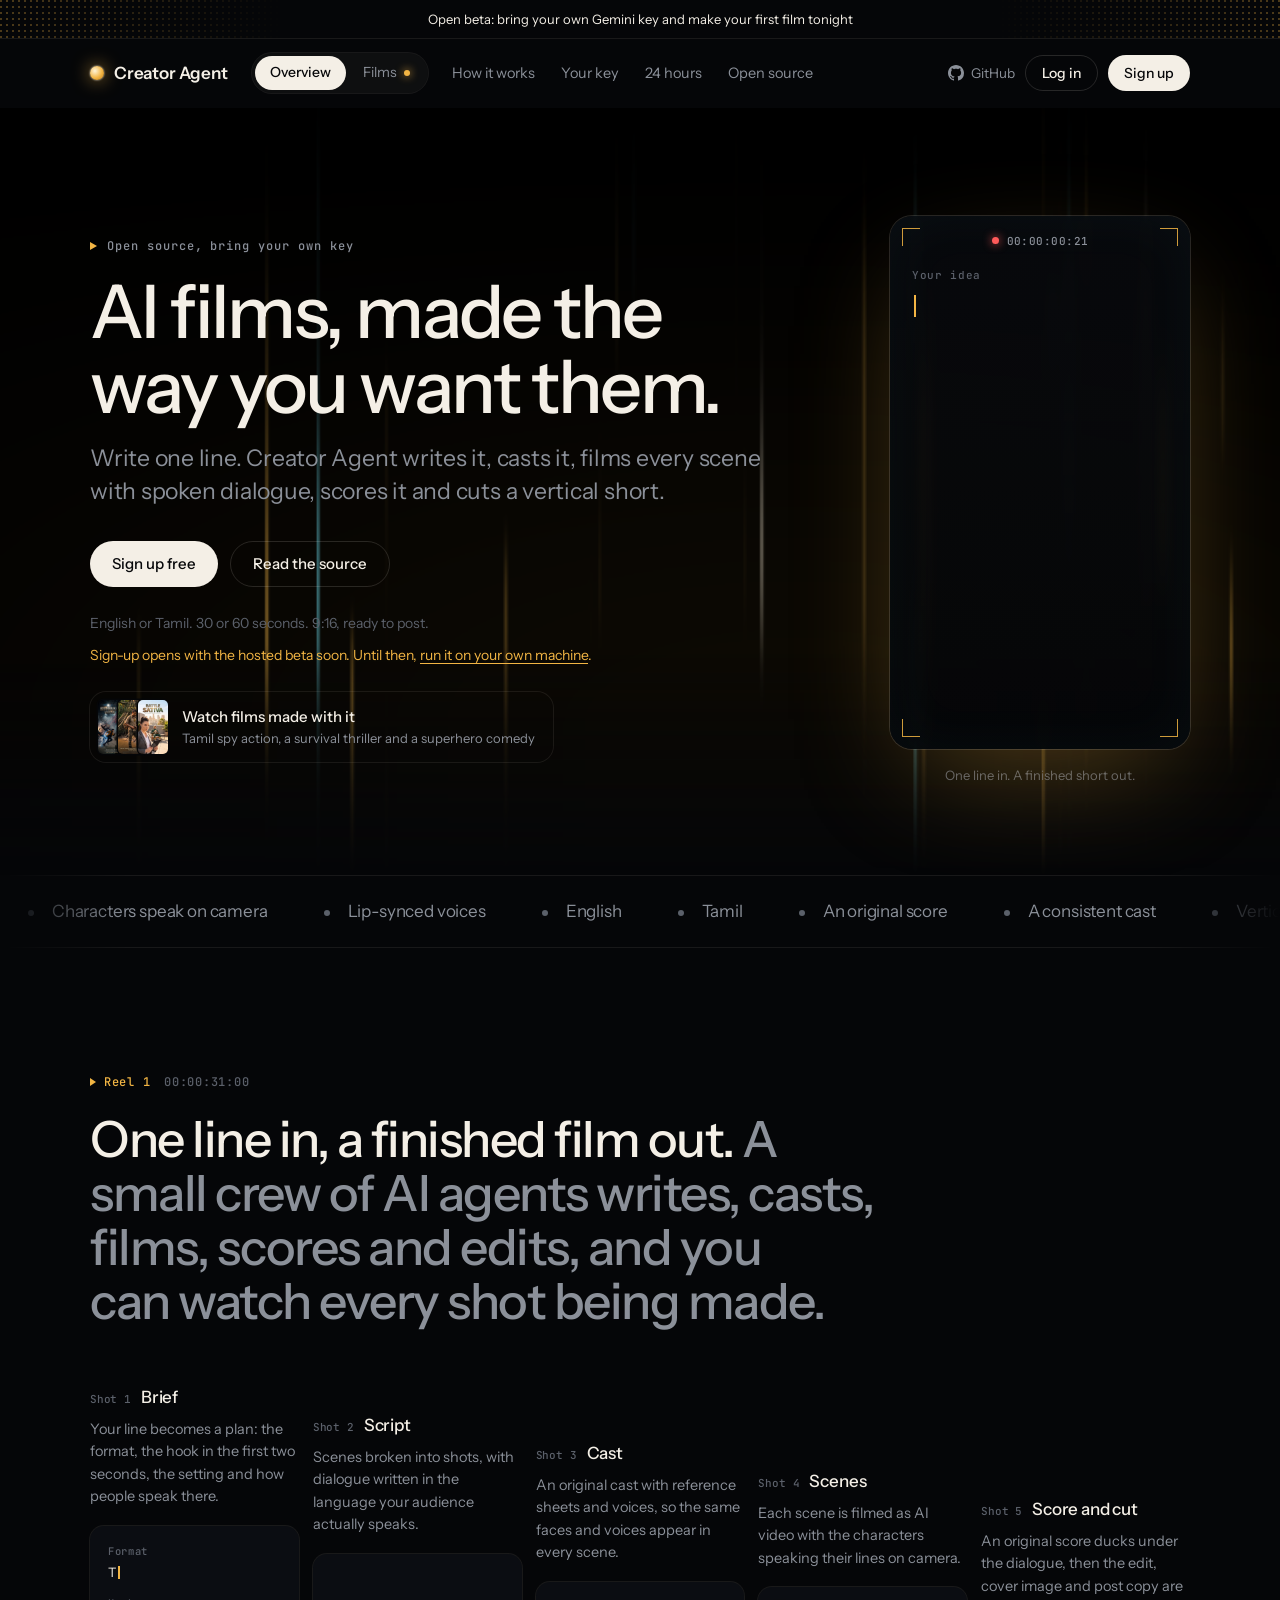
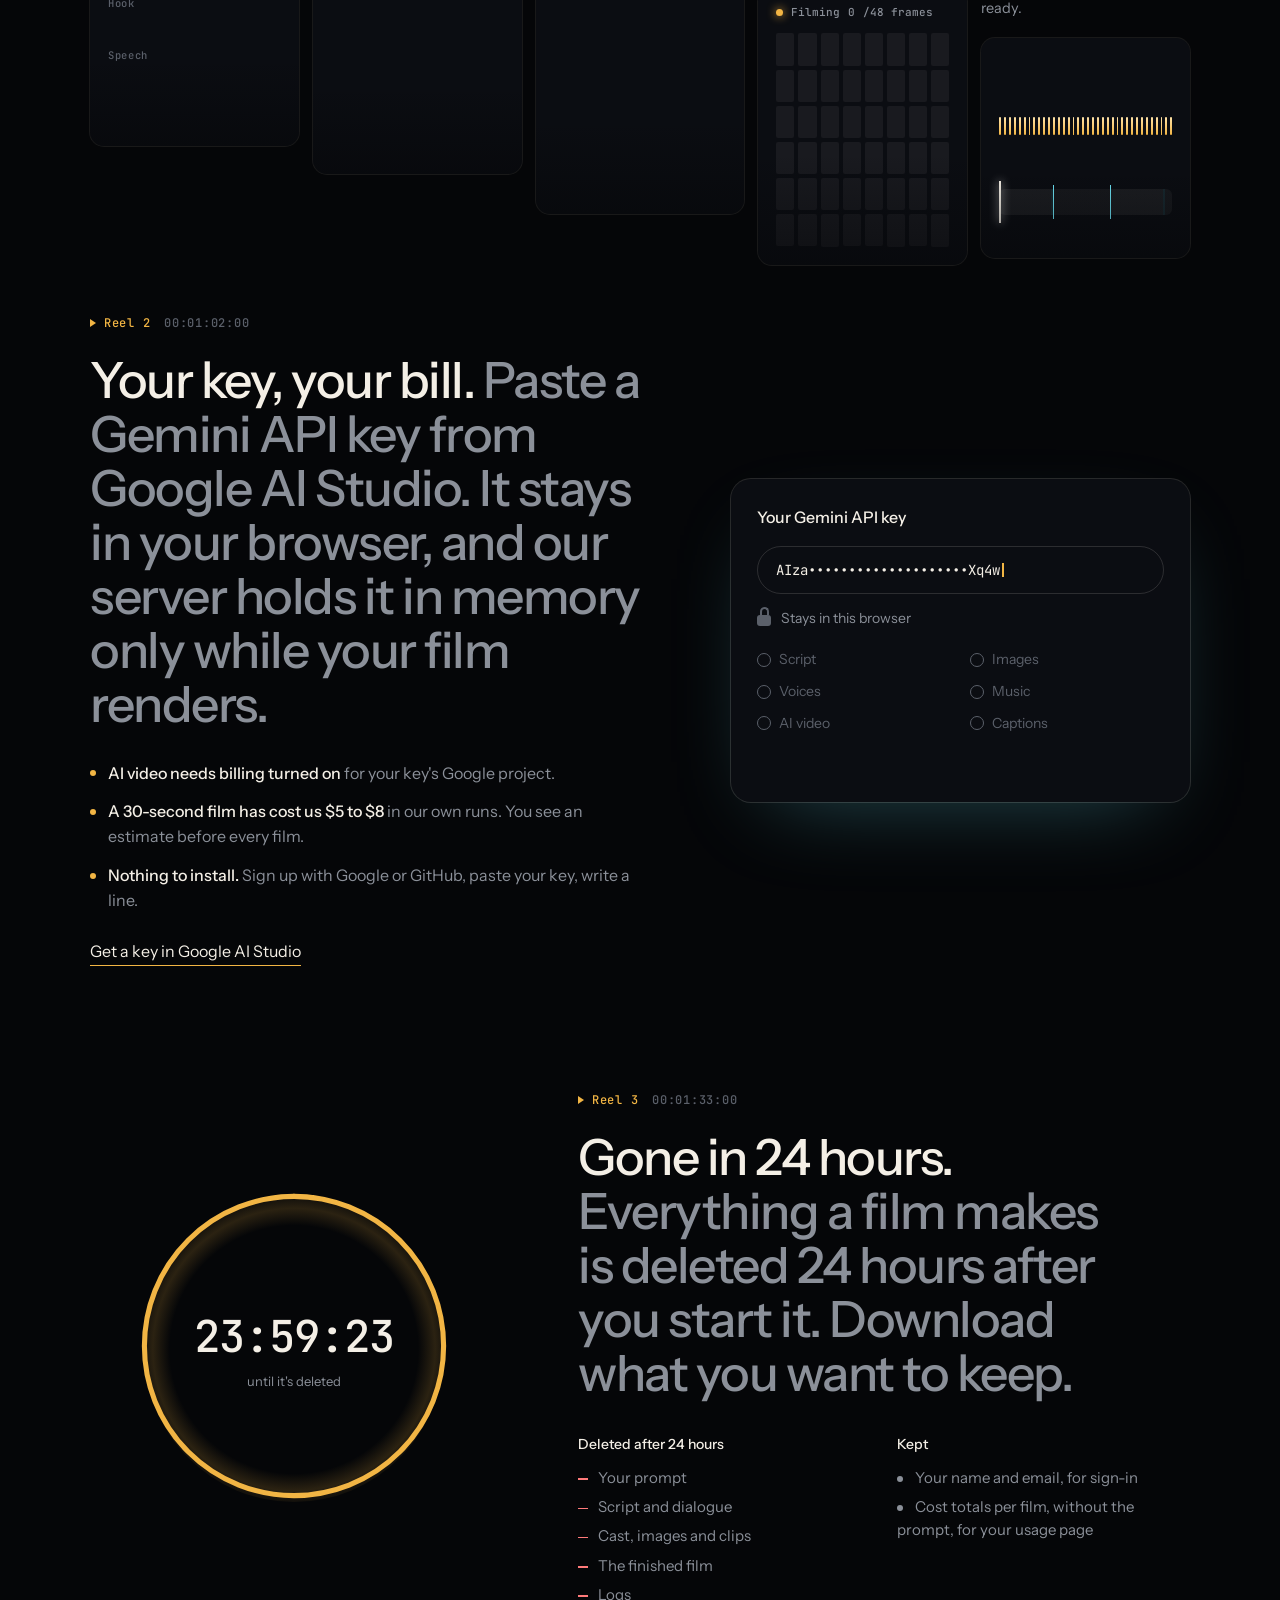
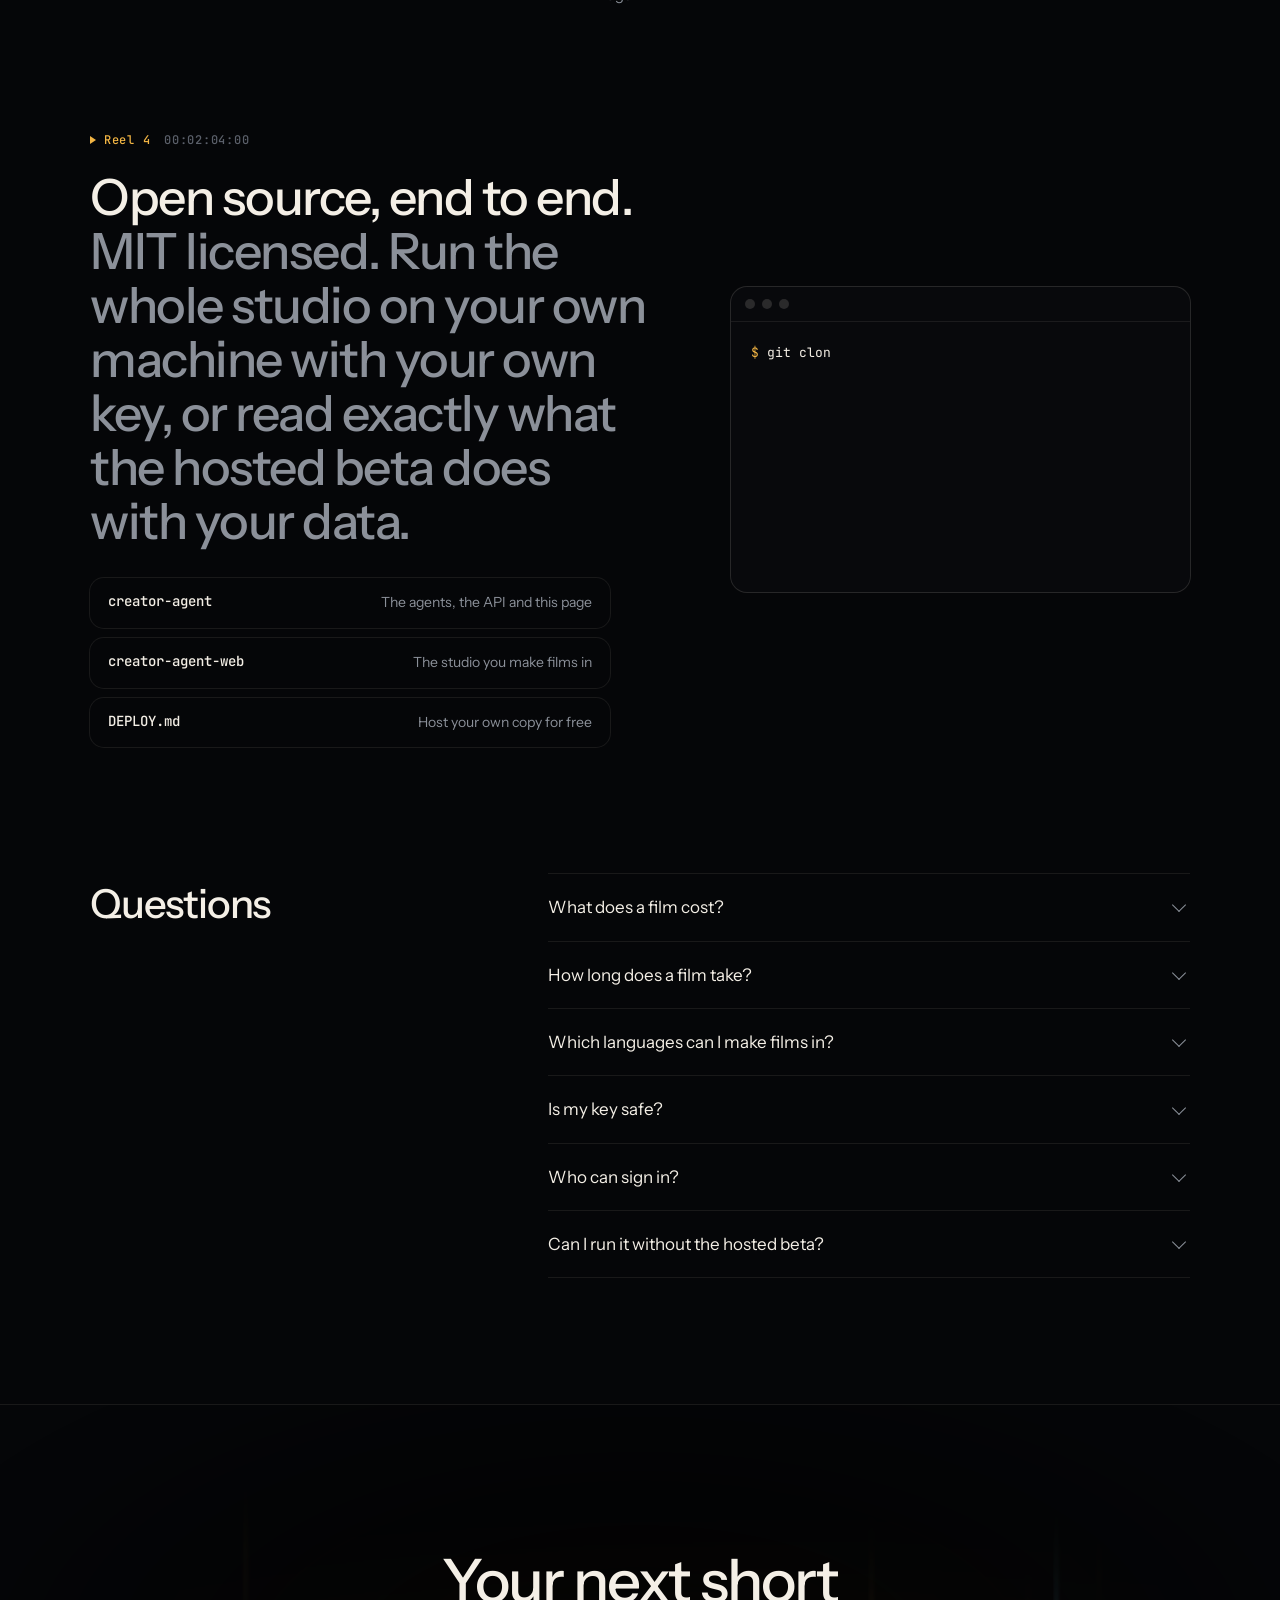
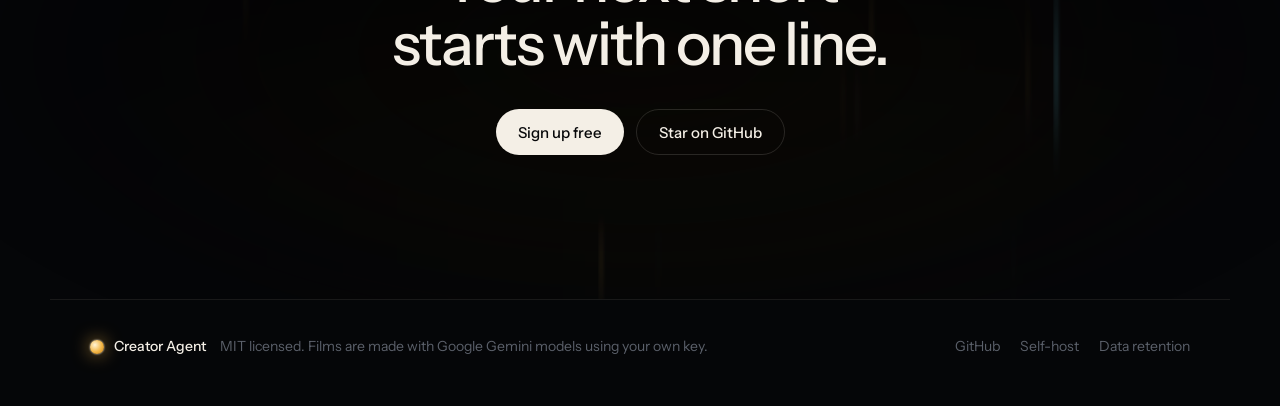
<file: site/index.html>
<!doctype html>
<html lang="en">
<head>
  <meta charset="utf-8">
  <meta name="viewport" content="width=device-width, initial-scale=1">
  <title>Creator Agent: AI short films, made your way</title>
  <meta name="description" content="Open-source AI film studio for creators. Write one line and get a vertical short film with an original cast, spoken dialogue and a score, in English or Tamil. Bring your own Gemini key. Everything is deleted after 24 hours.">
  <meta property="og:title" content="Creator Agent">
  <meta property="og:description" content="Write one line. Get a finished vertical short film, made the way you want it. Open source, bring your own key.">
  <meta property="og:image" content="og.png">
  <meta property="og:type" content="website">
  <meta name="twitter:card" content="summary_large_image">
  <meta name="theme-color" content="#050608">
  <link rel="icon" href="favicon.svg" type="image/svg+xml">
  <link rel="preconnect" href="https://fonts.googleapis.com">
  <link rel="preconnect" href="https://fonts.gstatic.com" crossorigin>
  <link href="https://fonts.googleapis.com/css2?family=Instrument+Sans:wght@400;500;600&family=JetBrains+Mono:wght@400;500&family=Noto+Sans+Tamil:wght@500&display=swap" rel="stylesheet">
  <link rel="stylesheet" href="styles.css">
  <script src="config.js"></script>
  <script src="main.js" defer></script>
</head>
<body>
  <a class="skip" href="#main">Skip to content</a>

  <div class="ribbon">
    <span class="ribbon__grain" aria-hidden="true"></span>
    <a href="#key">Open beta: bring your own Gemini key and make your first film tonight</a>
  </div>

  <header class="nav" data-nav>
    <div class="nav__inner">
      <a class="brand" href="#top" aria-label="Creator Agent home">
        <span class="brand__bulb" aria-hidden="true"></span>
        Creator Agent
      </a>
      <nav class="tabs" aria-label="Pages">
        <a href="index.html" aria-current="page">Overview</a>
        <a href="films.html">Films <span class="tabs__dot" aria-hidden="true"></span></a>
      </nav>
      <nav class="nav__links" aria-label="Sections">
        <a href="#how">How it works</a>
        <a href="#key">Your key</a>
        <a href="#retention">24 hours</a>
        <a href="#source">Open source</a>
      </nav>
      <div class="nav__actions">
        <a class="star" href="https://github.com/Adithya-nat/creator-agent" data-star>
          <svg viewBox="0 0 16 16" aria-hidden="true"><path d="M8 0C3.58 0 0 3.58 0 8c0 3.54 2.29 6.53 5.47 7.59.4.07.55-.17.55-.38 0-.19-.01-.82-.01-1.49-2.01.37-2.53-.49-2.69-.94-.09-.23-.48-.94-.82-1.13-.28-.15-.68-.52-.01-.53.63-.01 1.08.58 1.23.82.72 1.21 1.87.87 2.33.66.07-.52.28-.87.51-1.07-1.78-.2-3.64-.89-3.64-3.95 0-.87.31-1.59.82-2.15-.08-.2-.36-1.02.08-2.12 0 0 .67-.21 2.2.82.64-.18 1.32-.27 2-.27s1.36.09 2 .27c1.53-1.04 2.2-.82 2.2-.82.44 1.1.16 1.92.08 2.12.51.56.82 1.27.82 2.15 0 3.07-1.87 3.75-3.65 3.95.29.25.54.73.54 1.48 0 1.07-.01 1.93-.01 2.2 0 .21.15.46.55.38A8.01 8.01 0 0 0 16 8c0-4.42-3.58-8-8-8Z"/></svg>
          <span data-star-count>GitHub</span>
        </a>
        <a class="btn btn--ghost btn--sm nav__signin" href="#" data-app-link="/login">Log in</a>
        <a class="btn btn--light btn--sm" href="#" data-app-link="/signup">Sign up</a>
      </div>
    </div>
  </header>

  <main id="main">
    <!-- Hero: the projector beam + the gate where a film gets made -->
    <section class="hero" id="top">
      <canvas class="hero__beam" data-beam aria-hidden="true"></canvas>
      <div class="hero__inner">
        <div class="hero__copy">
          <p class="cue"><span class="cue__tri" aria-hidden="true"></span>Open source, bring your own key</p>
          <h1 class="hero__title">
            AI films, made the way you want them.
            <span class="dim">Write one line. Creator Agent writes it, casts it, films every scene with spoken dialogue, scores it and cuts a vertical short.</span>
          </h1>
          <div class="hero__ctas">
            <a class="btn btn--light" href="#" data-app-link="/signup">Sign up free</a>
            <a class="btn btn--ghost" href="https://github.com/Adithya-nat/creator-agent">Read the source</a>
          </div>
          <p class="hero__meta">English or Tamil. 30 or 60 seconds. 9:16, ready to post.</p>
          <p class="hero__soon" id="beta-soon" data-soon hidden>Sign-up opens with the hosted beta soon. Until then, <a href="https://github.com/Adithya-nat/creator-agent#run-it-yourself">run it on your own machine</a>.</p>
          <a class="hero__watch" href="films.html">
            <span class="hero__watch-posters" aria-hidden="true"><img src="films/irumbukai-mayavi/poster.jpg" alt=""><img src="films/escape-the-anaconda/poster.jpg" alt=""><img src="films/battle-sativa/poster.jpg" alt=""></span>
            <span><b>Watch films made with it</b><i>Tamil spy action, a survival thriller and a superhero comedy</i></span>
          </a>
        </div>

        <figure class="gate" data-gate aria-label="A film being made from one line">
          <div class="gate__frame">
            <span class="gate__corner gate__corner--tl"></span><span class="gate__corner gate__corner--tr"></span>
            <span class="gate__corner gate__corner--bl"></span><span class="gate__corner gate__corner--br"></span>
            <div class="gate__hud">
              <span class="rec" aria-hidden="true"></span>
              <span class="tc" data-gate-tc>00:00:00:00</span>
            </div>
            <div class="gate__screen">
              <div class="gate__step gate__step--prompt is-on" data-step="prompt">
                <p class="gate__label">Your idea</p>
                <p class="gate__prompt"><span data-typed></span><span class="caret" aria-hidden="true"></span></p>
              </div>
              <ol class="gate__step gate__step--crew" data-step="crew">
                <li data-crew>Brief</li>
                <li data-crew>Script</li>
                <li data-crew>Cast</li>
                <li data-crew>Filming <span data-scene>scene 1 of 3</span></li>
                <li data-crew>Score and cut</li>
              </ol>
              <div class="gate__step gate__step--ready" data-step="ready">
                <div class="play" aria-hidden="true"><span></span></div>
                <p class="gate__title" data-film-title>The Keeper and the Storm</p>
                <p class="gate__sub">Film ready, 0:31</p>
                <p class="gate__line"><b>Keeper</b> You again? Every night, you knock.</p>
              </div>
            </div>
          </div>
          <figcaption class="gate__cap">One line in. A finished short out.</figcaption>
        </figure>
      </div>
    </section>

    <div class="ticker" aria-label="What every film includes">
      <div class="ticker__track" data-ticker>
        <span>Characters speak on camera</span><span>Lip-synced voices</span><span>English</span><span>Tamil</span>
        <span>An original score</span><span>A consistent cast</span><span>Vertical 9:16</span><span>Captions and post copy</span>
        <span>Watch every step live</span><span>MIT licensed</span>
      </div>
    </div>

    <!-- Reel 1: the pipeline is a real sequence, so the shots are numbered -->
    <section class="reel" id="how">
      <div class="reel__head">
        <p class="reel__mark"><span class="reel__no">Reel 1</span><span class="reel__tc">00:00:31:00</span></p>
        <h2 class="lit" data-lit>One line in, a finished film out. <span>A small crew of AI agents writes, casts, films, scores and edits, and you can watch every shot being made.</span></h2>
      </div>

      <ol class="shots" data-shots>
        <li class="shot" style="--n:0">
          <h3><span class="shot__n">Shot 1</span> Brief</h3>
          <p>Your line becomes a plan: the format, the hook in the first two seconds, the setting and how people speak there.</p>
          <div class="pane pane--brief" aria-hidden="true">
            <dl>
              <div><dt>Format</dt><dd data-fill="Two-hander, one night">&nbsp;</dd></div>
              <div><dt>Hook</dt><dd data-fill="A knock on a lighthouse door at 3 a.m.">&nbsp;</dd></div>
              <div><dt>Speech</dt><dd data-fill="Coastal Tamil, today">&nbsp;</dd></div>
            </dl>
          </div>
        </li>
        <li class="shot" style="--n:1">
          <h3><span class="shot__n">Shot 2</span> Script</h3>
          <p>Scenes broken into shots, with dialogue written in the language your audience actually speaks.</p>
          <div class="pane pane--script" aria-hidden="true">
            <p class="ln"><b>KEEPER</b> You again? Every night, you knock.</p>
            <p class="ln"><b>STORM</b> Someone has to keep you company.</p>
            <p class="ln ta" lang="ta"><b>காவலர்</b> இன்னைக்கும் வந்துட்டியா?</p>
          </div>
        </li>
        <li class="shot" style="--n:2">
          <h3><span class="shot__n">Shot 3</span> Cast</h3>
          <p>An original cast with reference sheets and voices, so the same faces and voices appear in every scene.</p>
          <div class="pane pane--cast" aria-hidden="true">
            <div class="chip-card" style="--d:0"><span class="mono">K</span><b>Keeper</b><i>low, weathered</i></div>
            <div class="chip-card" style="--d:1"><span class="mono">S</span><b>Storm</b><i>bright, teasing</i></div>
            <div class="chip-card" style="--d:2"><span class="mono">G</span><b>Gull</b><i>silent</i></div>
          </div>
        </li>
        <li class="shot" style="--n:3">
          <h3><span class="shot__n">Shot 4</span> Scenes</h3>
          <p>Each scene is filmed as AI video with the characters speaking their lines on camera.</p>
          <div class="pane pane--scenes" aria-hidden="true">
            <p class="pane__status"><span class="dot"></span>Filming <span data-shots-count>0</span>/48 frames</p>
            <div class="cells" data-cells></div>
          </div>
        </li>
        <li class="shot" style="--n:4">
          <h3><span class="shot__n">Shot 5</span> Score and cut</h3>
          <p>An original score ducks under the dialogue, then the edit, cover image and post copy are ready.</p>
          <div class="pane pane--cut" aria-hidden="true">
            <div class="wave" data-wave></div>
            <div class="timeline"><span class="cut" style="--x:31%"></span><span class="cut" style="--x:64%"></span><span class="head"></span></div>
          </div>
        </li>
      </ol>
    </section>

    <!-- Reel 2: bring your own key -->
    <section class="reel reel--split" id="key">
      <div class="reel__head">
        <p class="reel__mark"><span class="reel__no">Reel 2</span><span class="reel__tc">00:01:02:00</span></p>
        <h2 class="lit" data-lit>Your key, your bill. <span>Paste a Gemini API key from Google AI Studio. It stays in your browser, and our server holds it in memory only while your film renders.</span></h2>
        <ul class="facts">
          <li><b>AI video needs billing turned on</b> for your key's Google project.</li>
          <li><b>A 30-second film has cost us $5 to $8</b> in our own runs. You see an estimate before every film.</li>
          <li><b>Nothing to install.</b> Sign up with Google or GitHub, paste your key, write a line.</li>
        </ul>
        <a class="link" href="https://aistudio.google.com/apikey">Get a key in Google AI Studio</a>
      </div>

      <div class="keybox" data-keybox aria-hidden="true">
        <p class="keybox__title">Your Gemini API key</p>
        <div class="keybox__field"><span data-key-typed></span><span class="caret"></span></div>
        <p class="keybox__lock"><span class="lock" data-lock></span>Stays in this browser</p>
        <ul class="keybox__checks">
          <li data-check>Script</li><li data-check>Images</li><li data-check>Voices</li>
          <li data-check>Music</li><li data-check>AI video</li><li data-check>Captions</li>
        </ul>
        <p class="keybox__ok" data-key-ok>Ready to make films.</p>
      </div>
    </section>

    <!-- Reel 3: 24-hour retention -->
    <section class="reel reel--split reel--flip" id="retention">
      <div class="clock" data-clock aria-hidden="true">
        <svg viewBox="0 0 200 200">
          <circle class="clock__track" cx="100" cy="100" r="88"/>
          <circle class="clock__arc" cx="100" cy="100" r="88" data-clock-arc/>
        </svg>
        <div class="clock__read">
          <span class="clock__time" data-clock-time>24:00:00</span>
          <span class="clock__label">until it's deleted</span>
        </div>
      </div>

      <div class="reel__head">
        <p class="reel__mark"><span class="reel__no">Reel 3</span><span class="reel__tc">00:01:33:00</span></p>
        <h2 class="lit" data-lit>Gone in 24 hours. <span>Everything a film makes is deleted 24 hours after you start it. Download what you want to keep.</span></h2>
        <div class="ledger">
          <div class="ledger__gone">
            <h3>Deleted after 24 hours</h3>
            <ul><li>Your prompt</li><li>Script and dialogue</li><li>Cast, images and clips</li><li>The finished film</li><li>Logs</li></ul>
          </div>
          <div class="ledger__kept">
            <h3>Kept</h3>
            <ul><li>Your name and email, for sign-in</li><li>Cost totals per film, without the prompt, for your usage page</li></ul>
          </div>
        </div>
      </div>
    </section>

    <!-- Reel 4: open source -->
    <section class="reel reel--split" id="source">
      <div class="reel__head">
        <p class="reel__mark"><span class="reel__no">Reel 4</span><span class="reel__tc">00:02:04:00</span></p>
        <h2 class="lit" data-lit>Open source, end to end. <span>MIT licensed. Run the whole studio on your own machine with your own key, or read exactly what the hosted beta does with your data.</span></h2>
        <div class="repos">
          <a href="https://github.com/Adithya-nat/creator-agent"><b>creator-agent</b><span>The agents, the API and this page</span></a>
          <a href="https://github.com/Adithya-nat/creator-agent-web"><b>creator-agent-web</b><span>The studio you make films in</span></a>
          <a href="https://github.com/Adithya-nat/creator-agent/blob/main/DEPLOY.md"><b>DEPLOY.md</b><span>Host your own copy for free</span></a>
        </div>
      </div>
      <div class="term" aria-label="Run it locally">
        <div class="term__bar"><span></span><span></span><span></span></div>
        <pre class="term__body" data-term></pre>
      </div>
    </section>

    <section class="faq" aria-labelledby="faq-title">
      <h2 id="faq-title">Questions</h2>
      <div class="faq__list">
        <details><summary>What does a film cost?</summary><p>You pay Google directly through your own key. A 30-second film with on-camera dialogue has cost us about $5 to $8; most of that is AI video. The studio shows an estimate before you start and the real cost after.</p></details>
        <details><summary>How long does a film take?</summary><p>Usually 10 to 20 minutes for 30 seconds. You can watch each step live and leave the page; the film keeps rendering.</p></details>
        <details><summary>Which languages can I make films in?</summary><p>English and Tamil. A film is entirely in one language, from the dialogue to the captions and the post copy.</p></details>
        <details><summary>Is my key safe?</summary><p>Your key is stored only in your browser. It travels with the request that starts or resumes a film, is held in memory while that film renders, and is never written to the database or logs. You can remove it any time.</p></details>
        <details><summary>Who can sign in?</summary><p>Anyone can sign in with GitHub or Google. During the beta, new accounts are let in in small batches, so you may wait a little before you can make films.</p></details>
        <details><summary>Can I run it without the hosted beta?</summary><p>Yes. Clone both repositories, add your key to <code>.env</code> and run <code>make setup && make dev</code>. Nothing leaves your machine except calls to Google.</p></details>
      </div>
    </section>

    <section class="finale">
      <canvas class="finale__beam" data-beam="soft" aria-hidden="true"></canvas>
      <h2>Your next short starts with one line.</h2>
      <div class="hero__ctas">
        <a class="btn btn--light" href="#" data-app-link="/signup">Sign up free</a>
        <a class="btn btn--ghost" href="https://github.com/Adithya-nat/creator-agent">Star on GitHub</a>
      </div>
    </section>
  </main>

  <footer class="foot">
    <p><span class="brand__bulb" aria-hidden="true"></span>Creator Agent</p>
    <p>MIT licensed. Films are made with Google Gemini models using your own key.</p>
    <nav aria-label="Footer"><a href="https://github.com/Adithya-nat/creator-agent">GitHub</a><a href="https://github.com/Adithya-nat/creator-agent/blob/main/DEPLOY.md">Self-host</a><a href="#retention">Data retention</a></nav>
  </footer>
</body>
</html>
</file>
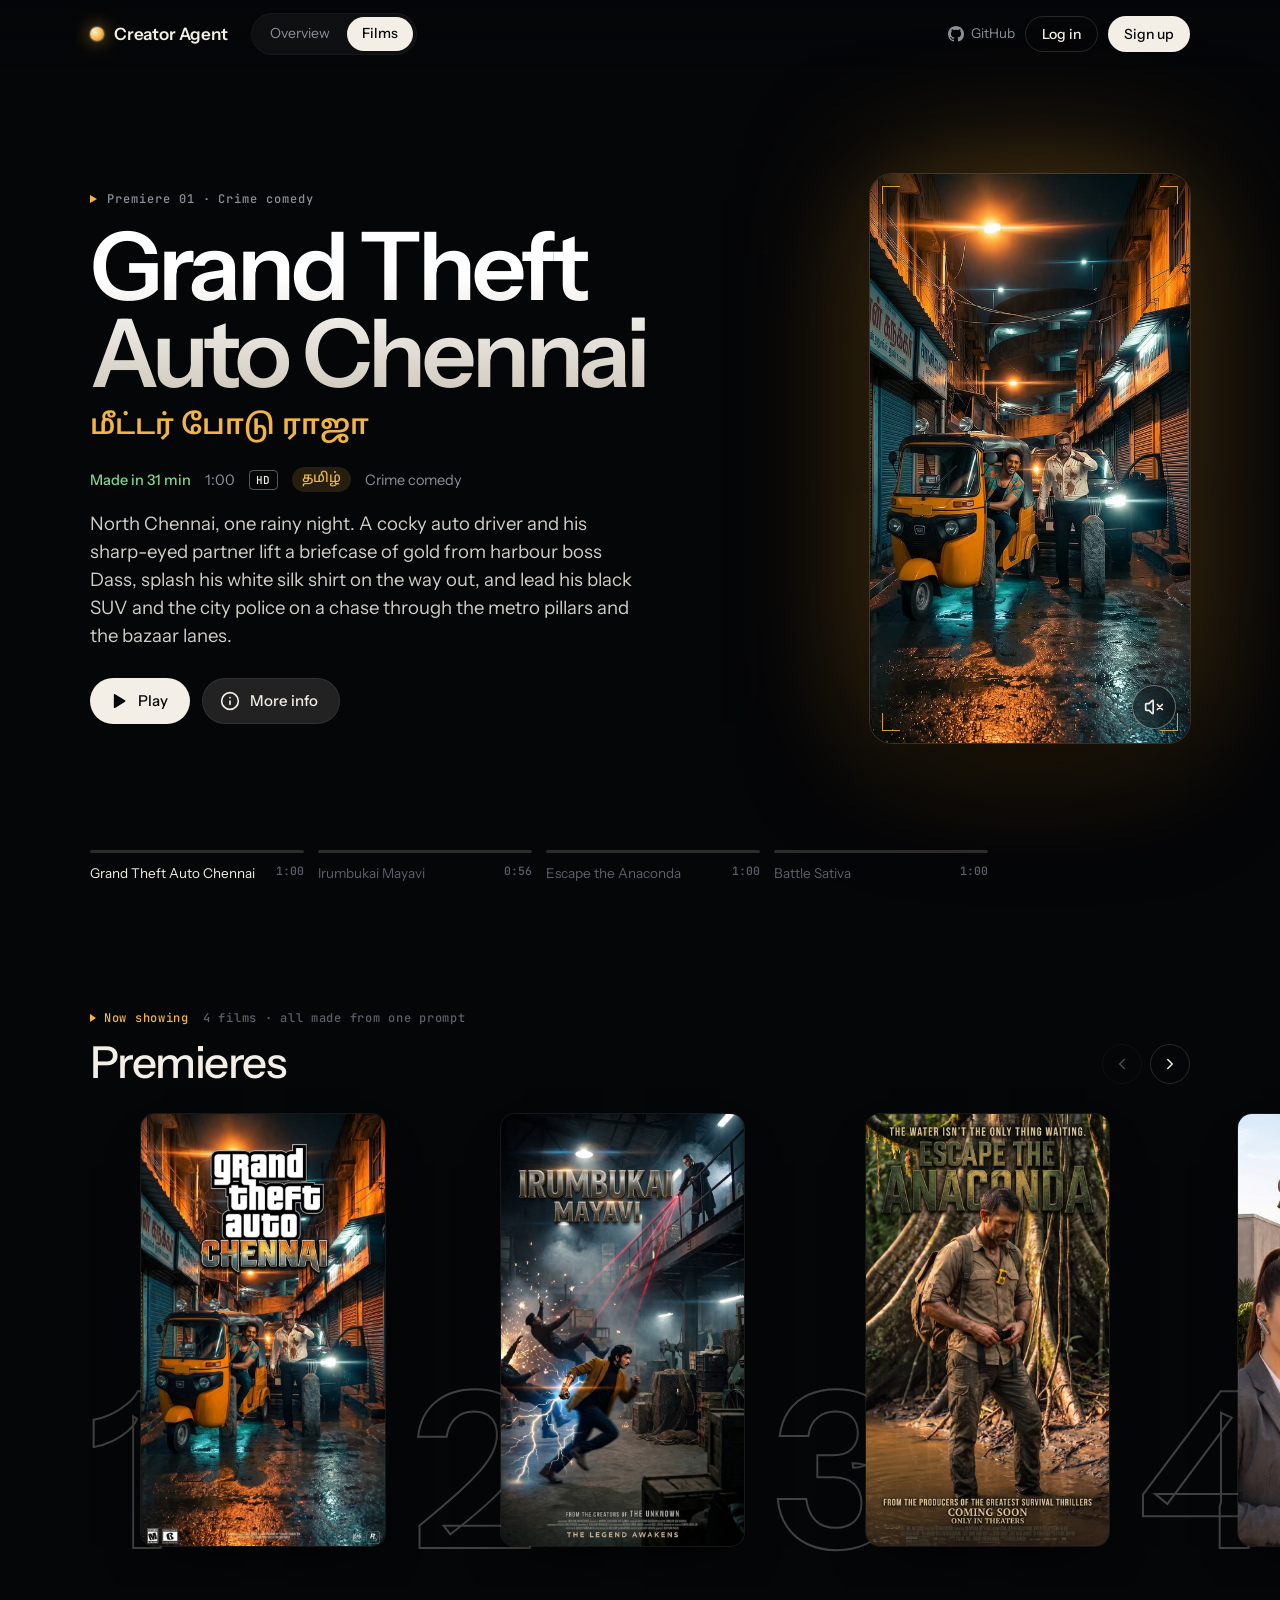
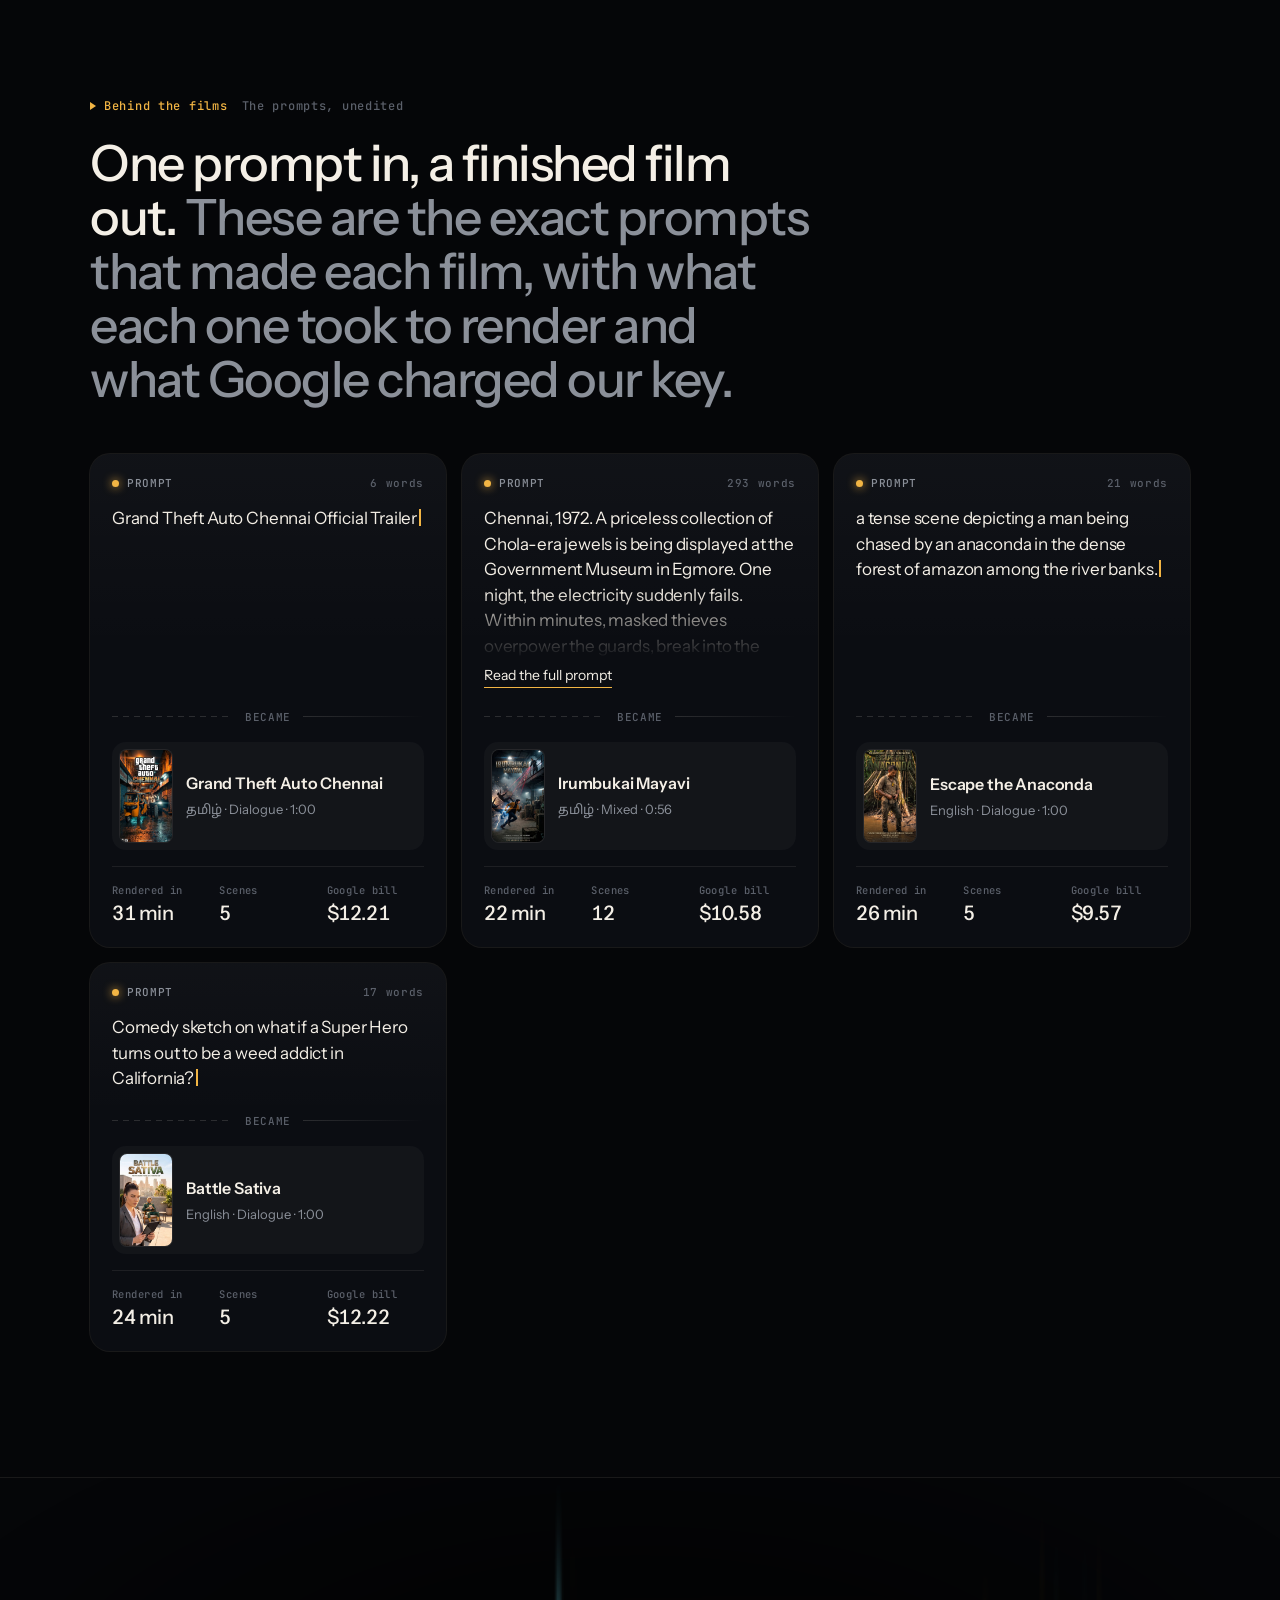
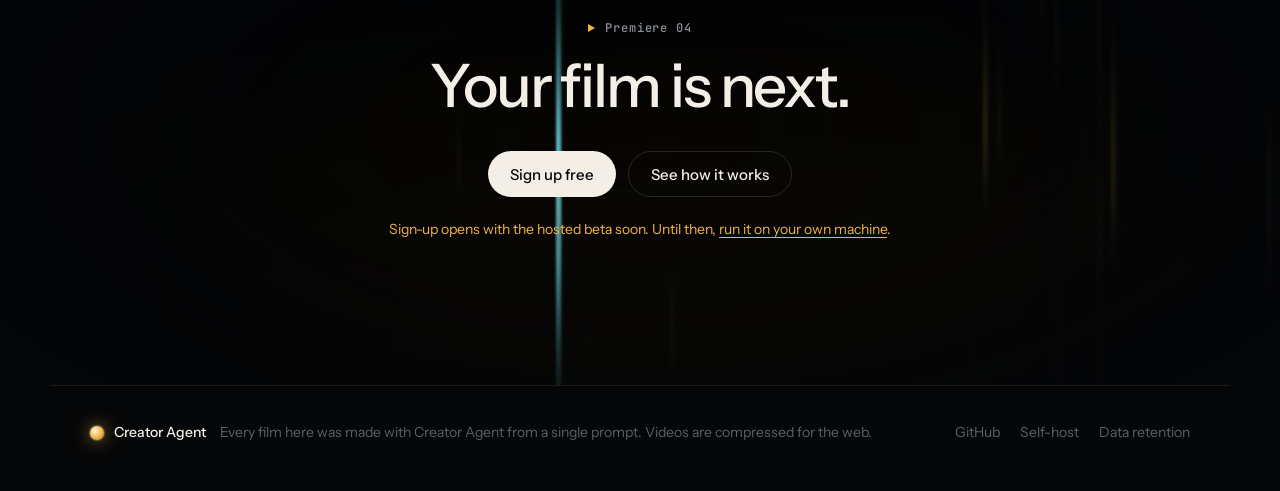
<file: site/films.html>
<!doctype html>
<html lang="en">
<head>
  <meta charset="utf-8">
  <meta name="viewport" content="width=device-width, initial-scale=1">
  <title>Films · Creator Agent</title>
  <meta name="description" content="Short films made with Creator Agent: a Tamil spy action short, a superhero comedy and a survival thriller, each made from one prompt.">
  <meta property="og:title" content="Films made with Creator Agent">
  <meta property="og:description" content="Vertical short films, each made from one prompt: spoken dialogue, an original score, in English or Tamil.">
  <meta property="og:image" content="films/og.jpg">
  <meta property="og:type" content="website">
  <meta name="twitter:card" content="summary_large_image">
  <meta name="theme-color" content="#050608">
  <link rel="icon" href="favicon.svg" type="image/svg+xml">
  <link rel="preconnect" href="https://fonts.googleapis.com">
  <link rel="preconnect" href="https://fonts.gstatic.com" crossorigin>
  <link href="https://fonts.googleapis.com/css2?family=Instrument+Sans:wght@400;500;600&family=JetBrains+Mono:wght@400;500&family=Noto+Sans+Tamil:wght@500;600&display=swap" rel="stylesheet">
  <link rel="preload" as="image" href="films/irumbukai-mayavi/frame.jpg">
  <link rel="stylesheet" href="styles.css">
  <link rel="stylesheet" href="films.css">
  <script src="config.js"></script>
  <script src="main.js" defer></script>
  <script src="films.js" defer></script>
</head>
<body class="is-films">
  <a class="skip" href="#main">Skip to content</a>

  <header class="nav" data-nav>
    <div class="nav__inner">
      <a class="brand" href="index.html" aria-label="Creator Agent home">
        <span class="brand__bulb" aria-hidden="true"></span>
        Creator Agent
      </a>
      <nav class="tabs" aria-label="Pages">
        <a href="index.html">Overview</a>
        <a href="films.html" aria-current="page">Films</a>
      </nav>
      <div class="nav__actions">
        <a class="star" href="https://github.com/Adithya-nat/creator-agent" data-star>
          <svg viewBox="0 0 16 16" aria-hidden="true"><path d="M8 0C3.58 0 0 3.58 0 8c0 3.54 2.29 6.53 5.47 7.59.4.07.55-.17.55-.38 0-.19-.01-.82-.01-1.49-2.01.37-2.53-.49-2.69-.94-.09-.23-.48-.94-.82-1.13-.28-.15-.68-.52-.01-.53.63-.01 1.08.58 1.23.82.72 1.21 1.87.87 2.33.66.07-.52.28-.87.51-1.07-1.78-.2-3.64-.89-3.64-3.95 0-.87.31-1.59.82-2.15-.08-.2-.36-1.02.08-2.12 0 0 .67-.21 2.2.82.64-.18 1.32-.27 2-.27s1.36.09 2 .27c1.53-1.04 2.2-.82 2.2-.82.44 1.1.16 1.92.08 2.12.51.56.82 1.27.82 2.15 0 3.07-1.87 3.75-3.65 3.95.29.25.54.73.54 1.48 0 1.07-.01 1.93-.01 2.2 0 .21.15.46.55.38A8.01 8.01 0 0 0 16 8c0-4.42-3.58-8-8-8Z"/></svg>
          <span data-star-count>GitHub</span>
        </a>
        <a class="btn btn--ghost btn--sm nav__signin" href="#" data-app-link="/login">Log in</a>
        <a class="btn btn--light btn--sm" href="#" data-app-link="/signup">Sign up</a>
      </div>
    </div>
  </header>

  <main id="main">
    <!-- Billboard: the featured film plays muted; the queue advances when it ends -->
    <h1 class="sr-only">Films made with Creator Agent</h1>
    <section class="bb" data-billboard aria-label="Featured film">
      <canvas class="bb__ambient" data-ambient aria-hidden="true"></canvas>
      <div class="bb__inner">
        <div class="bb__copy" data-bb-copy></div>
        <div class="bb__stage">
          <div class="bb__screen">
            <video class="bb__video" data-bb-video muted playsinline preload="auto" aria-hidden="true"></video>
            <button class="bb__hit" type="button" data-bb-open aria-label="Play the featured film"></button>
            <span class="gate__corner gate__corner--tl"></span><span class="gate__corner gate__corner--tr"></span>
            <span class="gate__corner gate__corner--bl"></span><span class="gate__corner gate__corner--br"></span>
            <button class="round bb__mute" type="button" data-bb-mute aria-label="Turn sound on"></button>
          </div>
        </div>
      </div>
      <div class="bb__queue" data-bb-queue role="tablist" aria-label="Featured films"></div>
    </section>

    <!-- Premieres: numbered poster row -->
    <section class="row" aria-labelledby="row-premieres">
      <div class="row__head">
        <p class="reel__mark"><span class="reel__no">Now showing</span><span class="reel__tc" data-film-count></span></p>
        <h2 class="row__title" id="row-premieres">Premieres</h2>
        <div class="row__nav">
          <button class="row__arrow" type="button" data-row-prev aria-label="Scroll back"></button>
          <button class="row__arrow" type="button" data-row-next aria-label="Scroll forward"></button>
        </div>
      </div>
      <ol class="row__track" data-row>
        <li class="slot slot--yours">
          <span class="slot__n" aria-hidden="true">4</span>
          <a class="card card--yours" href="#" data-app-link="/signup">
            <span class="yours__plus" aria-hidden="true"></span>
            <b>Your film</b>
            <span class="yours__line">Write one line. We'll premiere it here next.<span class="caret" aria-hidden="true"></span></span>
            <span class="yours__cta">Sign up free</span>
          </a>
        </li>
      </ol>
    </section>

    <!-- The prompt behind each film -->
    <section class="lines" aria-labelledby="lines-title">
      <div class="lines__head">
        <p class="reel__mark"><span class="reel__no">Behind the films</span><span class="reel__tc">The prompts, unedited</span></p>
        <h2 class="lit" id="lines-title" data-lit>One prompt in, a finished film out. <span>These are the exact prompts that made each film, with what each one took to render and what Google charged our key.</span></h2>
      </div>
      <div class="lines__grid" data-lines></div>
    </section>

    <section class="finale">
      <canvas class="finale__beam" data-beam="soft" aria-hidden="true"></canvas>
      <p class="cue finale__cue"><span class="cue__tri" aria-hidden="true"></span>Premiere 04</p>
      <h2>Your film is next.</h2>
      <div class="hero__ctas">
        <a class="btn btn--light" href="#" data-app-link="/signup">Sign up free</a>
        <a class="btn btn--ghost" href="index.html#how">See how it works</a>
      </div>
      <p class="hero__soon" id="beta-soon" data-soon hidden>Sign-up opens with the hosted beta soon. Until then, <a href="https://github.com/Adithya-nat/creator-agent#run-it-yourself">run it on your own machine</a>.</p>
    </section>

    <noscript>
      <ul class="noscript-films">
        <li><a href="films/irumbukai-mayavi/film.mp4">Irumbukai Mayavi (Tamil)</a></li>
        <li><a href="films/escape-the-anaconda/film.mp4">Escape the Anaconda</a></li>
        <li><a href="films/battle-sativa/film.mp4">Battle Sativa</a></li>
      </ul>
    </noscript>
  </main>

  <footer class="foot">
    <p><span class="brand__bulb" aria-hidden="true"></span>Creator Agent</p>
    <p>Every film here was made with Creator Agent from a single prompt. Videos are compressed for the web.</p>
    <nav aria-label="Footer"><a href="https://github.com/Adithya-nat/creator-agent">GitHub</a><a href="https://github.com/Adithya-nat/creator-agent/blob/main/DEPLOY.md">Self-host</a><a href="index.html#retention">Data retention</a></nav>
  </footer>

  <!-- More info -->
  <dialog class="info" data-info aria-labelledby="info-title">
    <button class="round info__close" type="button" data-info-close aria-label="Close"></button>
    <div class="info__media">
      <video class="info__video" data-info-video muted loop playsinline preload="none" aria-hidden="true"></video>
      <button class="round info__mute" type="button" data-info-mute aria-label="Turn sound on"></button>
    </div>
    <div class="info__body" data-info-body></div>
  </dialog>

  <!-- Theater -->
  <dialog class="theater" data-theater aria-label="Film player">
    <canvas class="theater__ambient" data-theater-ambient aria-hidden="true"></canvas>
    <video class="theater__video" data-theater-video playsinline preload="auto"></video>
    <div class="theater__flash" data-theater-flash aria-hidden="true"></div>
    <div class="theater__top">
      <button class="round round--ghost" type="button" data-theater-close aria-label="Back to films"></button>
      <p class="theater__name"><b data-theater-title></b><span data-theater-meta></span></p>
    </div>
    <div class="theater__bar">
      <div class="scrub" data-scrub>
        <div class="scrub__rail"><span class="scrub__buf" data-scrub-buf></span><span class="scrub__fill" data-scrub-fill></span><span class="scrub__knob" data-scrub-knob></span></div>
        <input class="scrub__input" data-scrub-input type="range" min="0" max="1000" step="1" value="0" aria-label="Seek">
      </div>
      <div class="theater__controls">
        <button class="ctl" type="button" data-ctl="play" aria-label="Pause"></button>
        <button class="ctl" type="button" data-ctl="back" aria-label="Back 10 seconds"></button>
        <button class="ctl" type="button" data-ctl="fwd" aria-label="Forward 10 seconds"></button>
        <button class="ctl" type="button" data-ctl="mute" aria-label="Mute"></button>
        <span class="theater__time" data-theater-time>0:00 / 0:00</span>
        <button class="ctl ctl--end" type="button" data-ctl="full" aria-label="Full screen"></button>
      </div>
    </div>
    <div class="next" data-next hidden>
      <p class="next__label">Up next in <span data-next-count>6</span></p>
      <button class="next__card" type="button" data-next-go>
        <img alt="" data-next-img>
        <span><b data-next-title></b><i data-next-meta></i></span>
      </button>
      <button class="next__cancel" type="button" data-next-cancel>Stay here</button>
    </div>
  </dialog>
</body>
</html>
</file>
<file: site/styles.css>
:root {
  --void: #050608;
  --void-2: #0b0d12;
  --celluloid: #f4efe6;
  --grain: #8b9099;
  --grain-2: #5b606a;
  --tungsten: #f2b544;
  --leak: #6ee7f9;
  --ok: #7bd88f;
  --hair: rgba(244, 239, 230, 0.08);
  --hair-2: rgba(244, 239, 230, 0.14);
  --sans: "Instrument Sans", system-ui, sans-serif;
  --mono: "JetBrains Mono", ui-monospace, monospace;
  --tamil: "Noto Sans Tamil", var(--sans);
  --wrap: 1180px;
  --gutter: clamp(16px, 4vw, 40px);
  --ease: cubic-bezier(0.2, 0, 0, 1);
  color-scheme: dark;
}

*, *::before, *::after { box-sizing: border-box; }
[hidden] { display: none !important; }
html { scroll-behavior: smooth; -webkit-text-size-adjust: 100%; }
body {
  margin: 0;
  background: var(--void);
  color: var(--celluloid);
  font: 400 16px/1.55 var(--sans);
  -webkit-font-smoothing: antialiased;
  overflow-x: hidden;
}
a { color: inherit; text-decoration: none; }
h1, h2, h3, p, ul, ol, dl, dd, figure { margin: 0; padding: 0; }
ul, ol { list-style: none; }
code { font: 0.9em var(--mono); color: var(--celluloid); }
.ta { font-family: var(--tamil); }
:focus-visible { outline: 2px solid var(--tungsten); outline-offset: 3px; border-radius: 6px; }

.sr-only { position: absolute; width: 1px; height: 1px; overflow: hidden; clip-path: inset(50%); white-space: nowrap; }
@view-transition { navigation: auto; }
::view-transition-old(root), ::view-transition-new(root) { animation-duration: 0.35s; }

.skip { position: absolute; left: -999px; top: 8px; z-index: 100; background: var(--celluloid); color: var(--void); padding: 8px 12px; border-radius: 8px; }
.skip:focus { left: 8px; }

/* ---------- ribbon + nav ---------- */
.ribbon {
  position: relative;
  overflow: hidden;
  border-bottom: 1px solid var(--hair);
  text-align: center;
  font-size: 13px;
  padding: 9px var(--gutter);
  color: var(--celluloid);
}
.ribbon__grain {
  position: absolute; inset: 0; z-index: -1; opacity: 0.55;
  background:
    radial-gradient(circle at 1px 1px, rgba(242, 181, 68, 0.55) 1px, transparent 1.2px) 0 0 / 6px 6px;
  mask-image: linear-gradient(90deg, black, transparent 22%, transparent 78%, black);
}
.ribbon a:hover { color: var(--tungsten); }

.nav { position: sticky; top: 0; z-index: 50; transition: background 0.3s var(--ease), border-color 0.3s; border-bottom: 1px solid transparent; }
.nav.is-scrolled { background: rgba(5, 6, 8, 0.72); backdrop-filter: blur(14px) saturate(1.4); border-color: var(--hair); }
.nav__inner { max-width: var(--wrap); margin: 0 auto; padding: 14px var(--gutter); display: flex; align-items: center; gap: 24px; }
.brand { white-space: nowrap; display: inline-flex; align-items: center; gap: 10px; font-weight: 600; letter-spacing: -0.01em; font-size: 17px; }
.brand__bulb {
  width: 14px; height: 14px; border-radius: 50%;
  background: radial-gradient(circle at 35% 35%, #fff4d6, var(--tungsten) 55%, #b9791c);
  box-shadow: 0 0 18px rgba(242, 181, 68, 0.75), 0 0 2px #fff;
  display: inline-block;
}
/* page tabs: Overview / Films */
.tabs { display: flex; gap: 2px; padding: 3px; border-radius: 999px; background: rgba(244, 239, 230, 0.04); box-shadow: 0 0 0 1px var(--hair); }
.tabs a { position: relative; display: inline-flex; align-items: center; gap: 7px; padding: 6px 15px; border-radius: 999px; font-size: 14px; color: var(--grain); transition: color 0.2s, background 0.2s; }
.tabs a:hover { color: var(--celluloid); }
.tabs a[aria-current="page"] { color: #07080a; background: var(--celluloid); font-weight: 500; view-transition-name: tab-current; }
.tabs__dot { width: 6px; height: 6px; border-radius: 50%; background: var(--tungsten); box-shadow: 0 0 8px var(--tungsten); animation: pulse 2.2s var(--ease) infinite; }
::view-transition-group(tab-current) { animation-duration: 0.45s; animation-timing-function: var(--ease); }
@media (max-width: 719px) {
  .nav__inner { flex-wrap: wrap; row-gap: 10px; }
  .tabs { order: 3; width: 100%; }
  .tabs a { flex: 1; justify-content: center; }
}
.nav__links { display: none; gap: 26px; font-size: 14.5px; color: var(--grain); }
.nav__links a:hover { color: var(--celluloid); }
.nav__actions { margin-left: auto; display: flex; align-items: center; gap: 10px; }
.star { display: none; align-items: center; gap: 7px; font-size: 13.5px; color: var(--grain); }
.star svg { width: 16px; height: 16px; fill: currentColor; }
.star:hover { color: var(--celluloid); }


.btn {
  display: inline-flex; align-items: center; justify-content: center;
  min-height: 46px; padding: 0 22px; border-radius: 999px;
  font: 500 15px var(--sans); white-space: nowrap;
  transition: transform 0.15s var(--ease), background 0.2s, border-color 0.2s, color 0.2s;
}
.btn:active { transform: scale(0.97); }
.btn--sm { min-height: 36px; padding: 0 16px; font-size: 14px; }
.btn--light { background: var(--celluloid); color: #07080a; }
.btn--light:hover { background: #fff; }
.nav .nav__signin { border-color: transparent; padding: 0 10px; }
.btn--ghost { border: 1px solid var(--hair-2); color: var(--celluloid); }
.btn--ghost:hover { border-color: rgba(244, 239, 230, 0.35); background: rgba(244, 239, 230, 0.04); }

/* ---------- hero ---------- */
.hero { position: relative; isolation: isolate; overflow: hidden; }
.hero__beam, .finale__beam { position: absolute; inset: 0; width: 100%; height: 100%; z-index: -1; display: block; }
.hero__beam { mask-image: linear-gradient(to bottom, black 70%, transparent); }
.hero__inner {
  max-width: var(--wrap); margin: 0 auto;
  padding: clamp(56px, 12vh, 140px) var(--gutter) clamp(56px, 10vh, 110px);
  display: grid; gap: 56px; align-items: center;
}
.cue { display: flex; align-items: center; gap: 10px; font: 500 12px/1 var(--mono); letter-spacing: 0.08em; color: var(--grain); }
.cue__tri { width: 0; height: 0; border-left: 7px solid var(--tungsten); border-top: 4.5px solid transparent; border-bottom: 4.5px solid transparent; }
.hero__title {
  margin-top: 22px;
  font-weight: 500;
  font-size: clamp(38px, 6.2vw, 74px);
  line-height: 1.02;
  letter-spacing: -0.035em;
  max-width: 15ch;
  text-wrap: balance;
}
.hero__title .dim {
  display: block; margin-top: 18px;
  font-size: clamp(18px, 1.9vw, 23px); line-height: 1.4; letter-spacing: -0.01em;
  color: var(--grain); max-width: 46ch; font-weight: 400; text-wrap: pretty;
}
.hero__ctas { margin-top: 34px; display: flex; flex-wrap: wrap; gap: 12px; }
.hero__meta { margin-top: 26px; font-size: 14px; color: var(--grain-2); }
.hero__soon { margin-top: 10px; font-size: 14px; color: var(--tungsten); scroll-margin-top: 140px; border-radius: 8px; }
.hero__soon a { text-decoration: underline; text-underline-offset: 3px; }
.hero__soon.flash { animation: flash 1.6s var(--ease); }
@keyframes flash { 0%, 40% { background: rgba(242, 181, 68, 0.16); box-shadow: 0 0 0 6px rgba(242, 181, 68, 0.16); } 100% { background: transparent; box-shadow: 0 0 0 6px transparent; } }

/* the gate: a 9:16 projector aperture */
.gate { justify-self: center; width: min(300px, 78vw); }
.gate__frame {
  position: relative; aspect-ratio: 9 / 16;
  border-radius: 22px;
  background: linear-gradient(180deg, rgba(11, 13, 18, 0.65), rgba(5, 6, 8, 0.92));
  box-shadow: 0 0 0 1px var(--hair-2), 0 40px 120px -30px rgba(242, 181, 68, 0.35), inset 0 0 60px rgba(110, 231, 249, 0.04);
  backdrop-filter: blur(6px);
  overflow: hidden;
}
.gate__corner { position: absolute; width: 18px; height: 18px; border-color: var(--tungsten); border-style: solid; opacity: 0.85; }
.gate__corner--tl { top: 12px; left: 12px; border-width: 1.5px 0 0 1.5px; }
.gate__corner--tr { top: 12px; right: 12px; border-width: 1.5px 1.5px 0 0; }
.gate__corner--bl { bottom: 12px; left: 12px; border-width: 0 0 1.5px 1.5px; }
.gate__corner--br { bottom: 12px; right: 12px; border-width: 0 1.5px 1.5px 0; }
.gate__hud { position: absolute; top: 18px; left: 0; right: 0; display: flex; justify-content: center; align-items: center; gap: 8px; font: 500 11px var(--mono); color: var(--grain); letter-spacing: 0.04em; }
.rec { width: 7px; height: 7px; border-radius: 50%; background: #ff5a5a; box-shadow: 0 0 10px #ff5a5a; animation: blink 1.4s steps(2) infinite; }
.gate__screen { position: absolute; inset: 52px 22px 26px; }
.gate__step { position: absolute; inset: 0; opacity: 0; transform: translateY(8px); transition: opacity 0.6s var(--ease), transform 0.6s var(--ease); pointer-events: none; }
.gate__step.is-on { opacity: 1; transform: none; }
.gate__label { font: 500 11px var(--mono); color: var(--grain-2); letter-spacing: 0.06em; }
.gate__prompt { margin-top: 12px; font-size: 22px; line-height: 1.25; letter-spacing: -0.02em; min-height: 4em; }
.caret { display: inline-block; width: 2px; height: 1em; background: var(--tungsten); vertical-align: -0.12em; margin-left: 2px; animation: blink 1s steps(2) infinite; }
.gate__step--crew { display: flex; flex-direction: column; justify-content: center; gap: 14px; }
.gate__step--crew li {
  display: flex; align-items: center; gap: 12px; font-size: 15px; color: var(--grain-2);
  transition: color 0.4s;
}
.gate__step--crew li::before {
  content: ""; width: 16px; height: 16px; border-radius: 50%; flex: none;
  border: 1.5px solid var(--grain-2); transition: all 0.35s var(--ease);
}
.gate__step--crew li.is-run { color: var(--celluloid); }
.gate__step--crew li.is-run::before { border-color: var(--tungsten); border-top-color: transparent; animation: spin 0.9s linear infinite; }
.gate__step--crew li.is-done { color: var(--grain); }
.gate__step--crew li.is-done::before { background: var(--ok); border-color: var(--ok); box-shadow: inset 0 0 0 3px #0b0d12; }
.gate__step--crew li span { font: 500 11px var(--mono); color: var(--tungsten); }
.gate__step--ready { display: flex; flex-direction: column; justify-content: flex-end; }
.play { position: absolute; top: 34%; left: 50%; translate: -50% -50%; width: 64px; height: 64px; border-radius: 50%; background: rgba(244, 239, 230, 0.1); box-shadow: 0 0 0 1px var(--hair-2), 0 0 50px rgba(242, 181, 68, 0.35); display: grid; place-items: center; }
.play span { width: 0; height: 0; border-left: 16px solid var(--celluloid); border-top: 10px solid transparent; border-bottom: 10px solid transparent; margin-left: 4px; }
.gate__title { font-size: 19px; font-weight: 500; letter-spacing: -0.02em; }
.gate__sub { font: 500 11px var(--mono); color: var(--ok); margin-top: 6px; }
.gate__line { margin-top: 16px; padding: 8px 10px; border-radius: 10px; background: rgba(0, 0, 0, 0.45); font-size: 13px; color: var(--celluloid); }
.gate__line b { color: var(--tungsten); font-weight: 600; margin-right: 6px; }
.gate__cap { margin-top: 16px; text-align: center; font-size: 13px; color: var(--grain-2); }

/* ---------- ticker ---------- */
.ticker { border-block: 1px solid var(--hair); overflow: hidden; mask-image: linear-gradient(90deg, transparent, black 10%, black 90%, transparent); }
.ticker__track { display: flex; width: max-content; gap: 56px; padding: 22px 28px; animation: marquee 48s linear infinite; }
.ticker__track span { font-size: 17px; color: var(--grain); white-space: nowrap; letter-spacing: -0.01em; }
.ticker__track span::before { content: ""; display: inline-block; width: 6px; height: 6px; margin-right: 18px; border-radius: 50%; background: var(--grain-2); vertical-align: middle; }
.ticker:hover .ticker__track { animation-play-state: paused; }

/* ---------- reels ---------- */
.reel { max-width: var(--wrap); margin: 0 auto; padding: clamp(80px, 14vh, 150px) var(--gutter) 0; }
.reel__mark { display: flex; align-items: baseline; gap: 14px; font: 500 12px var(--mono); letter-spacing: 0.06em; }
.reel__no { color: var(--tungsten); }
.reel__no::before { content: ""; display: inline-block; margin-right: 8px; border-left: 6px solid var(--tungsten); border-top: 4px solid transparent; border-bottom: 4px solid transparent; }
.reel__tc { color: var(--grain-2); }
.lit {
  margin-top: 22px;
  font-weight: 500; font-size: clamp(30px, 4.2vw, 50px); line-height: 1.08; letter-spacing: -0.03em;
  max-width: 24ch; text-wrap: balance;
}
.lit > span { color: #3f434b; }
.lit .w { transition: color 0.5s var(--ease); }
.lit .w.on { color: var(--grain); }
.reel--split { display: grid; gap: 56px; align-items: center; }

/* shots: a horizontal strip on desktop, a swipe row on phones */
.shots {
  margin-top: 56px; display: grid; grid-auto-flow: column; grid-auto-columns: minmax(260px, 78%);
  gap: 14px; overflow-x: auto; scroll-snap-type: x mandatory; padding-bottom: 8px;
  scrollbar-width: none;
}
.shots::-webkit-scrollbar { display: none; }
.shot { scroll-snap-align: start; display: flex; flex-direction: column; }
.shot h3 { font-size: 17px; font-weight: 500; letter-spacing: -0.01em; display: flex; gap: 10px; align-items: baseline; }
.shot__n { font: 500 11px var(--mono); color: var(--grain-2); }
.shot > p { margin-top: 8px; font-size: 14.5px; color: var(--grain); min-height: 4.6em; }
.pane {
  margin-top: 18px; position: relative; flex: 1; min-height: 220px;
  border-radius: 14px; background: var(--void-2); box-shadow: 0 0 0 1px var(--hair);
  padding: 18px; overflow: hidden; font-size: 13px;
}
.pane::after { content: ""; position: absolute; inset: 0; pointer-events: none; background: linear-gradient(180deg, transparent 60%, rgba(5, 6, 8, 0.5)); }
.pane--brief dl { display: grid; gap: 14px; }
.pane--brief dt { font: 500 10.5px var(--mono); color: var(--grain-2); letter-spacing: 0.06em; }
.pane--brief dd { margin-top: 4px; color: var(--celluloid); min-height: 1.4em; }
.pane--brief dd.typing::after { content: ""; display: inline-block; width: 1.5px; height: 1em; background: var(--tungsten); vertical-align: -0.15em; margin-left: 2px; animation: blink 1s steps(2) infinite; }
.pane--script { display: flex; flex-direction: column; gap: 12px; }
.ln { opacity: 0; transform: translateY(6px); transition: opacity 0.5s var(--ease), transform 0.5s var(--ease); line-height: 1.45; }
.ln b { display: block; font: 500 10.5px var(--mono); color: var(--tungsten); letter-spacing: 0.05em; margin-bottom: 2px; }
.ln.ta b { font-family: var(--tamil); letter-spacing: 0; }
.ln.on { opacity: 1; transform: none; }
.pane--cast { display: grid; gap: 10px; }
.chip-card {
  display: grid; grid-template-columns: 34px 1fr; grid-template-rows: auto auto; column-gap: 12px; align-items: center;
  padding: 10px; border-radius: 12px; background: rgba(244, 239, 230, 0.03); box-shadow: 0 0 0 1px var(--hair);
  opacity: 0; transform: translateX(-14px) rotate(-2deg);
  transition: opacity 0.5s var(--ease) calc(var(--d) * 0.18s), transform 0.6s var(--ease) calc(var(--d) * 0.18s);
}
.is-live .chip-card { opacity: 1; transform: none; }
.chip-card .mono { grid-row: span 2; width: 34px; height: 34px; border-radius: 10px; display: grid; place-items: center; font-weight: 600; color: var(--void); background: linear-gradient(135deg, var(--tungsten), #ffdca0); }
.chip-card:nth-child(2) .mono { background: linear-gradient(135deg, var(--leak), #c9f6ff); }
.chip-card:nth-child(3) .mono { background: linear-gradient(135deg, #b9bec8, #f4efe6); }
.chip-card b { font-weight: 500; }
.chip-card i { font-style: normal; font-size: 12px; color: var(--grain); }
.pane__status { display: flex; align-items: center; gap: 8px; font: 500 11px var(--mono); color: var(--grain); }
.dot { width: 7px; height: 7px; border-radius: 50%; background: var(--tungsten); box-shadow: 0 0 10px var(--tungsten); animation: blink 1.2s steps(2) infinite; }
.cells { margin-top: 14px; display: grid; grid-template-columns: repeat(8, 1fr); gap: 4px; }
.cells i { aspect-ratio: 9 / 16; border-radius: 2px; background: rgba(244, 239, 230, 0.06); transition: background 0.35s; }
.cells i.on { background: color-mix(in oklab, var(--tungsten) 75%, transparent); box-shadow: 0 0 8px rgba(242, 181, 68, 0.35); }
.cells i.on:nth-child(3n) { background: color-mix(in oklab, var(--leak) 60%, transparent); box-shadow: 0 0 8px rgba(110, 231, 249, 0.3); }
.pane--cut { display: flex; flex-direction: column; justify-content: center; gap: 18px; }
.wave { height: 90px; display: flex; align-items: center; gap: 3px; }
.wave i { flex: 1; border-radius: 2px; background: linear-gradient(to top, var(--tungsten), #ffe2a8); height: 20%; transform-origin: center; animation: wave 1.6s ease-in-out infinite; animation-play-state: paused; animation-delay: calc(var(--i) * -0.09s); }
.is-live .wave i { animation-play-state: running; }
.timeline { position: relative; height: 26px; border-radius: 6px; background: repeating-linear-gradient(90deg, rgba(244, 239, 230, 0.07) 0 30%, rgba(110, 231, 249, 0.12) 30% 31%, rgba(244, 239, 230, 0.05) 31% 64%, rgba(110, 231, 249, 0.12) 64% 65%, rgba(244, 239, 230, 0.08) 65%); }
.timeline .cut { position: absolute; top: -4px; bottom: -4px; left: var(--x); width: 1.5px; background: var(--leak); }
.timeline .head { position: absolute; top: -8px; bottom: -8px; width: 2px; background: var(--celluloid); box-shadow: 0 0 10px #fff; left: 0; animation: playhead 5s linear infinite; animation-play-state: paused; }
.is-live .timeline .head { animation-play-state: running; }

.facts { margin-top: 30px; display: grid; gap: 14px; max-width: 52ch; color: var(--grain); }
.facts li { padding-left: 18px; position: relative; }
.facts li::before { content: ""; position: absolute; left: 0; top: 0.62em; width: 6px; height: 6px; border-radius: 50%; background: var(--tungsten); }
.facts b { color: var(--celluloid); font-weight: 500; }
.link { display: inline-block; margin-top: 26px; color: var(--celluloid); border-bottom: 1px solid var(--tungsten); padding-bottom: 2px; }
.link:hover { color: var(--tungsten); }

.keybox {
  border-radius: 20px; padding: 26px; background: var(--void-2);
  box-shadow: 0 0 0 1px var(--hair-2), 0 30px 90px -40px rgba(110, 231, 249, 0.35);
}
.keybox__title { font-weight: 500; }
.keybox__field { margin-top: 16px; height: 48px; border-radius: 999px; border: 1px solid var(--hair-2); display: flex; align-items: center; padding: 0 18px; font: 14px var(--mono); color: var(--celluloid); overflow: hidden; white-space: nowrap; }
.keybox__lock { margin-top: 14px; display: flex; align-items: center; gap: 10px; font-size: 14px; color: var(--grain); }
.lock { position: relative; width: 14px; height: 11px; border-radius: 3px; background: var(--grain-2); transition: background 0.3s; margin-top: 4px; }
.lock::before { content: ""; position: absolute; left: 2.5px; bottom: 8px; width: 9px; height: 8px; border: 2px solid var(--grain-2); border-bottom: 0; border-radius: 6px 6px 0 0; transform: translateY(-3px); transition: transform 0.35s var(--ease), border-color 0.3s; }
.lock.shut { background: var(--ok); }
.lock.shut::before { transform: none; border-color: var(--ok); }
.keybox__checks { margin-top: 20px; display: grid; grid-template-columns: 1fr 1fr; gap: 10px 18px; font-size: 14px; color: var(--grain-2); }
.keybox__checks li { display: flex; align-items: center; gap: 8px; transition: color 0.3s; }
.keybox__checks li::before { content: ""; width: 14px; height: 14px; border-radius: 50%; border: 1.5px solid var(--grain-2); transition: all 0.3s var(--ease); }
.keybox__checks li.on { color: var(--celluloid); }
.keybox__checks li.on::before { background: var(--ok); border-color: var(--ok); box-shadow: inset 0 0 0 3px var(--void-2); }
.keybox__ok { margin-top: 20px; font-size: 14px; color: var(--ok); opacity: 0; transition: opacity 0.4s; }
.keybox__ok.on { opacity: 1; }

.clock { position: relative; justify-self: center; width: min(340px, 80vw); aspect-ratio: 1; }
.clock::before { content: ""; position: absolute; inset: 6%; border-radius: 50%; background: radial-gradient(circle, transparent 58%, rgba(242, 181, 68, 0.16) 66%, transparent 74%); }
.clock svg { width: 100%; height: 100%; transform: rotate(-90deg); }
.clock__track { fill: none; stroke: var(--hair-2); stroke-width: 2; }
.clock__arc { fill: none; stroke: var(--tungsten); stroke-width: 3; stroke-linecap: round; stroke-dasharray: 553; stroke-dashoffset: 0; transition: stroke-dashoffset 1s linear; }
.clock__read { position: absolute; inset: 0; display: grid; place-content: center; text-align: center; }
.clock__time { font: 500 clamp(30px, 4vw, 44px) var(--mono); letter-spacing: -0.02em; font-variant-numeric: tabular-nums; }
.clock__label { margin-top: 6px; font-size: 13px; color: var(--grain); }
.ledger { margin-top: 34px; display: grid; gap: 26px; }
.ledger h3 { font-size: 14px; font-weight: 500; color: var(--celluloid); }
.ledger ul { margin-top: 10px; display: grid; gap: 6px; color: var(--grain); font-size: 15px; }
.ledger__gone li::before { content: ""; display: inline-block; width: 10px; height: 1.5px; background: #ff7a7a; margin-right: 10px; vertical-align: middle; }
.ledger__kept li::before { content: ""; display: inline-block; width: 6px; height: 6px; border-radius: 50%; background: var(--grain); margin-right: 12px; vertical-align: middle; }

.repos { margin-top: 30px; display: grid; gap: 10px; max-width: 520px; }
.repos a { display: flex; justify-content: space-between; gap: 16px; padding: 14px 18px; border-radius: 14px; box-shadow: 0 0 0 1px var(--hair); transition: box-shadow 0.2s, background 0.2s; }
.repos a:hover { box-shadow: 0 0 0 1px rgba(242, 181, 68, 0.5); background: rgba(242, 181, 68, 0.03); }
.repos b { font: 500 14px var(--mono); }
.repos span { font-size: 14px; color: var(--grain); text-align: right; }
.term { border-radius: 16px; background: #08090c; box-shadow: 0 0 0 1px var(--hair-2); overflow: hidden; min-width: 0; }
.term__bar { display: flex; gap: 7px; padding: 12px 14px; border-bottom: 1px solid var(--hair); }
.term__bar span { width: 10px; height: 10px; border-radius: 50%; background: rgba(244, 239, 230, 0.14); }
.term__body { margin: 0; padding: 20px; min-height: 270px; font: 13px/1.75 var(--mono); color: var(--grain); white-space: pre-wrap; word-break: break-word; }
.term__body .p { color: var(--tungsten); }
.term__body .c { color: var(--celluloid); }
.term__body .ok { color: var(--ok); }

/* ---------- faq + finale + footer ---------- */
.faq { max-width: var(--wrap); margin: 0 auto; padding: clamp(80px, 14vh, 150px) var(--gutter) 0; display: grid; gap: 30px; }
.faq h2 { font-size: clamp(28px, 3.4vw, 40px); font-weight: 500; letter-spacing: -0.03em; }
.faq__list { border-top: 1px solid var(--hair); }
.faq details { border-bottom: 1px solid var(--hair); }
.faq summary { cursor: pointer; list-style: none; padding: 20px 36px 20px 0; position: relative; font-size: 17px; }
.faq summary::-webkit-details-marker { display: none; }
.faq summary::after { content: ""; position: absolute; right: 6px; top: 50%; width: 10px; height: 10px; border-right: 1.5px solid var(--grain); border-bottom: 1.5px solid var(--grain); transform: translateY(-70%) rotate(45deg); transition: transform 0.3s var(--ease); }
.faq details[open] summary::after { transform: translateY(-30%) rotate(-135deg); }
.faq details p { padding: 0 0 22px; color: var(--grain); max-width: 64ch; }

.finale { position: relative; isolation: isolate; overflow: hidden; margin-top: clamp(80px, 14vh, 150px); padding: clamp(90px, 16vh, 170px) var(--gutter); text-align: center; border-top: 1px solid var(--hair); }
.finale__beam { mask-image: radial-gradient(60% 70% at 50% 50%, black, transparent); opacity: 0.8; }
.finale h2 { font-size: clamp(32px, 5vw, 60px); font-weight: 500; letter-spacing: -0.035em; line-height: 1.05; max-width: 18ch; margin: 0 auto; text-wrap: balance; }
.finale .hero__ctas { justify-content: center; }

.foot { max-width: var(--wrap); margin: 0 auto; padding: 36px var(--gutter) 48px; border-top: 1px solid var(--hair); display: grid; gap: 14px; font-size: 14px; color: var(--grain-2); }
.foot p:first-child { display: flex; align-items: center; gap: 10px; color: var(--celluloid); font-weight: 500; }
.foot nav { display: flex; gap: 20px; flex-wrap: wrap; }
.foot nav a:hover { color: var(--celluloid); }

/* ---------- keyframes ---------- */
@keyframes blink { 50% { opacity: 0; } }
@keyframes spin { to { transform: rotate(360deg); } }
@keyframes marquee { to { transform: translateX(-50%); } }
@keyframes wave { 0%, 100% { height: 18%; } 50% { height: var(--h, 70%); } }
@keyframes playhead { to { left: 100%; } }
@keyframes pulse { 50% { opacity: 0.35; transform: scale(0.8); } }

/* ---------- larger screens ---------- */
@media (min-width: 720px) {
  .star { display: inline-flex; }
  .nav .nav__signin { border-color: var(--hair-2); padding: 0 16px; }
  .shots { grid-auto-columns: minmax(260px, 44%); }
  .ledger { grid-template-columns: 1fr 1fr; }
  .foot { grid-template-columns: auto 1fr auto; align-items: center; }
}
@media (min-width: 980px) {
  .hero__inner { grid-template-columns: minmax(0, 1.35fr) minmax(0, 0.65fr); }
  .gate { justify-self: end; }
  .shots { grid-auto-flow: row; grid-template-columns: repeat(5, 1fr); overflow: visible; align-items: start; }
  .shot { transform: translateY(calc(var(--n) * 28px)); }
  .reel--split { grid-template-columns: 1.1fr 0.9fr; gap: 80px; }
  .reel--flip { grid-template-columns: 0.8fr 1.2fr; }
  .faq { grid-template-columns: 0.8fr 1.2fr; }
}

@media (min-width: 1200px) {
  .nav__links { display: flex; }
}

@media (prefers-reduced-motion: reduce) {
  html { scroll-behavior: auto; }
  *, *::before, *::after { animation: none !important; transition: none !important; }
  .chip-card, .ln { opacity: 1; transform: none; }
  .lit > span { color: var(--grain); }
}

/* hero link to the Films tab */
.hero__watch { margin-top: 26px; display: inline-flex; align-items: center; gap: 14px; padding: 8px 18px 8px 8px; border-radius: 16px; box-shadow: 0 0 0 1px var(--hair); transition: box-shadow 0.25s, background 0.25s; }
.hero__watch:hover { box-shadow: 0 0 0 1px rgba(242, 181, 68, 0.5); background: rgba(242, 181, 68, 0.04); }
.hero__watch-posters { display: flex; }
.hero__watch-posters img { width: 30px; aspect-ratio: 9 / 16; object-fit: cover; border-radius: 5px; box-shadow: 0 0 0 1.5px var(--void); transition: transform 0.35s var(--ease); }
.hero__watch-posters img + img { margin-left: -10px; }
.hero__watch:hover img:nth-child(1) { transform: translateX(-4px) rotate(-6deg); }
.hero__watch:hover img:nth-child(3) { transform: translateX(4px) rotate(6deg); }
.hero__watch b { display: block; font-weight: 500; font-size: 15px; }
.hero__watch i { display: block; font-style: normal; font-size: 13px; color: var(--grain); }
</file>
<file: site/films.css>
/* Films tab: billboard, poster row, prompts, info dialog and theater */
.is-films { --glow: rgba(242, 181, 68, 0.4); --nav-h: 65px; }
@media (max-width: 719px) { .is-films { --nav-h: 118px; } }
.is-films .nav { background: linear-gradient(rgba(5, 6, 8, 0.75), transparent); }
.is-films .nav.is-scrolled { background: rgba(5, 6, 8, 0.9); }
html.no-scroll { overflow: hidden; }

/* ---------- shared bits ---------- */
.btn--icon { gap: 10px; padding-left: 18px; }
.btn--icon svg { width: 20px; height: 20px; flex: none; }
.btn--glass { background: rgba(244, 239, 230, 0.12); color: var(--celluloid); backdrop-filter: blur(14px); box-shadow: inset 0 0 0 1px rgba(244, 239, 230, 0.08); }
.btn--glass:hover { background: rgba(244, 239, 230, 0.2); }
.round {
  width: 44px; height: 44px; border-radius: 50%; flex: none; display: grid; place-items: center;
  border: 1.5px solid rgba(244, 239, 230, 0.4); background: rgba(5, 6, 8, 0.45); color: var(--celluloid);
  backdrop-filter: blur(10px); cursor: pointer; padding: 0;
  transition: transform 0.15s var(--ease), border-color 0.2s, background 0.2s;
}
.round:hover { border-color: var(--celluloid); background: rgba(5, 6, 8, 0.65); }
.round:active, .ctl:active { transform: scale(0.94); }
.round svg { width: 20px; height: 20px; }
.round--light { background: var(--celluloid); border-color: var(--celluloid); color: #07080a; }
.round--light:hover { background: #fff; }
.round--ghost { border-color: transparent; background: rgba(5, 6, 8, 0.35); }
button { font: inherit; color: inherit; }
button.btn { border: 0; cursor: pointer; }

.meta { display: flex; flex-wrap: wrap; align-items: center; gap: 8px 14px; font-size: 14.5px; color: var(--grain); }
.meta__ok { color: var(--ok); font-weight: 500; }
.meta__box { padding: 1px 6px; border-radius: 4px; border: 1px solid rgba(244, 239, 230, 0.35); font: 500 11px/1.5 var(--mono); color: var(--celluloid); letter-spacing: 0.04em; }
.meta__lang { padding: 2px 10px; border-radius: 999px; background: rgba(242, 181, 68, 0.14); color: var(--tungsten); font-weight: 500; font-size: 13.5px; }
.meta__lang.ta { font-family: var(--tamil); }

/* ---------- billboard ---------- */
.bb { position: relative; isolation: isolate; overflow: hidden; margin-top: calc(-1 * var(--nav-h)); padding-top: var(--nav-h); }
.bb__ambient {
  position: absolute; inset: -12%; width: 124%; height: 124%; z-index: -2;
  filter: blur(56px) saturate(1.5) brightness(0.62); opacity: 0; transition: opacity 1.4s var(--ease);
}
.bb__ambient.on { opacity: 1; }
.bb::before {
  content: ""; position: absolute; inset: 0; z-index: -1; pointer-events: none;
  background:
    linear-gradient(90deg, var(--void) 0%, rgba(5, 6, 8, 0.82) 34%, rgba(5, 6, 8, 0.25) 70%, rgba(5, 6, 8, 0.5) 100%),
    linear-gradient(to top, var(--void) 2%, transparent 38%);
}
.bb__inner {
  max-width: var(--wrap); margin: 0 auto;
  padding: clamp(40px, 8vh, 90px) var(--gutter) clamp(130px, 17vh, 170px);
  display: grid; gap: 40px; align-items: center;
}
.bb__copy { min-width: 0; }
.bb__copy > * { animation: rise 0.8s var(--ease) both; animation-delay: calc(var(--i, 0) * 70ms); }
.bb__copy > :nth-child(2) { --i: 1; } .bb__copy > :nth-child(3) { --i: 2; } .bb__copy > :nth-child(4) { --i: 3; }
.bb__copy > :nth-child(5) { --i: 4; } .bb__copy > :nth-child(6) { --i: 5; }
.bb__title {
  margin-top: 18px; font-weight: 600; font-size: clamp(46px, 7.4vw, 104px); line-height: 0.92; letter-spacing: -0.045em;
  max-width: 10ch; text-wrap: balance;
  background: linear-gradient(180deg, #fff 30%, #cfc8bb); -webkit-background-clip: text; background-clip: text; color: transparent;
}
.bb__native { margin-top: 12px; font: 600 clamp(20px, 2.2vw, 28px)/1.3 var(--tamil); color: var(--tungsten); }
.bb__copy .meta { margin-top: 22px; }
.bb__log { margin-top: 18px; max-width: 46ch; font-size: clamp(16px, 1.45vw, 19px); line-height: 1.5; color: rgba(244, 239, 230, 0.86); text-wrap: pretty; }
.bb__ctas { margin-top: 28px; display: flex; flex-wrap: wrap; gap: 12px; }

.bb__stage { justify-self: center; perspective: 1200px; }
.bb__screen {
  --rx: 0deg; --ry: 0deg;
  position: relative; width: clamp(250px, 25vw, 330px); aspect-ratio: 9 / 16; border-radius: 22px; overflow: hidden; background: #000;
  box-shadow: 0 0 0 1px var(--hair-2), 0 50px 120px -30px rgba(0, 0, 0, 0.85), 0 0 140px -20px var(--glow);
  transform: rotateX(var(--rx)) rotateY(var(--ry)); transition: transform 0.6s var(--ease), box-shadow 1s var(--ease);
}
.bb__video { position: absolute; inset: 0; width: 100%; height: 100%; object-fit: cover; }
.bb__screen .gate__corner { z-index: 2; pointer-events: none; }
.bb__hit { position: absolute; inset: 0; z-index: 1; background: none; border: 0; cursor: pointer; }
.bb__hit::after {
  content: ""; position: absolute; left: 50%; top: 50%; width: 68px; height: 68px; translate: -50% -50%; border-radius: 50%;
  background: rgba(5, 6, 8, 0.45) url("data:image/svg+xml,%3Csvg xmlns='http://www.w3.org/2000/svg' viewBox='0 0 24 24' fill='%23f4efe6'%3E%3Cpath d='M8 5.5v13a1 1 0 0 0 1.5.86l11-6.5a1 1 0 0 0 0-1.72l-11-6.5A1 1 0 0 0 8 5.5Z'/%3E%3C/svg%3E") 55% 50% / 28px no-repeat;
  backdrop-filter: blur(8px); box-shadow: 0 0 0 1px var(--hair-2);
  opacity: 0; scale: 0.85; transition: opacity 0.3s, scale 0.4s var(--ease);
}
.bb__hit:hover::after, .bb__hit:focus-visible::after { opacity: 1; scale: 1; }
.bb__mute { position: absolute; right: 14px; bottom: 14px; z-index: 3; }

.bb__queue {
  position: absolute; left: 0; right: 0; bottom: clamp(28px, 5vh, 48px);
  max-width: var(--wrap); margin: 0 auto; padding: 0 var(--gutter);
  display: grid; grid-auto-flow: column; grid-auto-columns: minmax(0, 214px); justify-content: start; gap: 14px;
}
.q { min-width: 0; display: grid; gap: 10px; padding: 0; text-align: left; background: none; border: 0; cursor: pointer; color: var(--grain-2); transition: color 0.3s; }
.q:hover, .q[aria-selected="true"] { color: var(--celluloid); }
.q__bar { height: 3px; border-radius: 3px; background: rgba(244, 239, 230, 0.16); overflow: hidden; }
.q__bar i { display: block; height: 100%; width: 100%; background: var(--celluloid); transform-origin: left; transform: scaleX(var(--p, 0)); }
.q__name { display: flex; justify-content: space-between; gap: 10px; font-size: 13.5px; white-space: nowrap; }
.q__name span { overflow: hidden; text-overflow: ellipsis; }
.q__name em { font: normal 500 11.5px var(--mono); color: var(--grain-2); }

/* ---------- poster row ---------- */
.row { padding-top: clamp(56px, 9vh, 100px); }
.row__head { max-width: var(--wrap); margin: 0 auto; padding: 0 var(--gutter); display: flex; flex-wrap: wrap; align-items: flex-end; gap: 14px 20px; }
.row__head .reel__mark { width: 100%; }
.row__title { font-size: clamp(30px, 3.6vw, 44px); font-weight: 500; letter-spacing: -0.035em; line-height: 1; }
.row__nav { margin-left: auto; display: none; gap: 8px; }
.row__arrow { width: 40px; height: 40px; border-radius: 50%; display: grid; place-items: center; background: none; border: 1px solid var(--hair-2); color: var(--celluloid); cursor: pointer; transition: border-color 0.2s, opacity 0.2s; }
.row__arrow:hover { border-color: rgba(244, 239, 230, 0.5); }
.row__arrow:disabled { opacity: 0.3; cursor: default; }
.row__arrow svg { width: 18px; height: 18px; }
.row__track {
  --pad: max(var(--gutter), calc((100vw - var(--wrap)) / 2 + var(--gutter)));
  display: flex; gap: clamp(10px, 2.2vw, 28px); overflow-x: auto; overscroll-behavior-x: contain;
  scroll-snap-type: x mandatory; scroll-padding-inline: var(--pad); padding: 30px var(--pad) 44px;
  scrollbar-width: none;
}
.row__track::-webkit-scrollbar { display: none; }
.slot { flex: none; display: flex; align-items: flex-end; scroll-snap-align: start; }
.slot__n {
  position: relative; z-index: 0; margin-right: -0.07em; margin-bottom: -0.04em;
  font: 600 clamp(140px, 17vw, 250px)/0.78 var(--sans); letter-spacing: -0.08em;
  color: var(--void); -webkit-text-stroke: 2px rgba(244, 239, 230, 0.26); user-select: none;
  transition: -webkit-text-stroke-color 0.4s, transform 0.5s var(--ease);
}
.slot:hover .slot__n, .slot:focus-within .slot__n { -webkit-text-stroke-color: var(--tungsten); transform: translateX(-6px); }
.card {
  position: relative; z-index: 1; display: block; width: clamp(176px, 19vw, 246px); aspect-ratio: 9 / 16;
  border-radius: 14px; overflow: hidden; background: var(--void-2);
  box-shadow: 0 0 0 1px var(--hair), 0 24px 50px -24px rgba(0, 0, 0, 0.9);
  transition: transform 0.5s var(--ease), box-shadow 0.5s var(--ease);
}
.card img, .card video { position: absolute; inset: 0; width: 100%; height: 100%; object-fit: cover; }
.card video { opacity: 0; transition: opacity 0.6s var(--ease); }
.card.is-previewing video { opacity: 1; }
.card__hit { position: absolute; inset: 0; z-index: 1; background: none; border: 0; cursor: pointer; }
.card__info {
  position: absolute; inset: auto 0 0; z-index: 2; padding: 64px 14px 14px; pointer-events: none;
  background: linear-gradient(transparent, rgba(5, 6, 8, 0.78) 34%, rgba(5, 6, 8, 0.96));
  opacity: 0; transform: translateY(16px); transition: opacity 0.4s var(--ease), transform 0.5s var(--ease);
}
.card__info > * { pointer-events: auto; }
.card__btns { display: flex; gap: 8px; }
.card__btns .round { width: 38px; height: 38px; }
.card__btns .round svg { width: 17px; height: 17px; }
.card__btns .round:last-child { margin-left: auto; }
.card h3 { margin-top: 12px; font-size: 16px; font-weight: 600; letter-spacing: -0.01em; line-height: 1.2; }
.card__meta { margin-top: 6px; display: flex; flex-wrap: wrap; align-items: center; gap: 4px 8px; font-size: 12.5px; color: var(--grain); }
.card__tags { margin-top: 6px; font-size: 12.5px; color: var(--celluloid); }
.card__tags.ta, .card__tags .ta { font-family: var(--tamil); }
@media (hover: hover) and (pointer: fine) {
  .slot:hover .card, .slot:focus-within .card {
    transform: translateY(-8px) scale(1.045);
    box-shadow: 0 0 0 1px rgba(242, 181, 68, 0.45), 0 40px 80px -24px rgba(0, 0, 0, 0.95), 0 0 70px -12px var(--glow);
  }
  .slot:hover .card__info, .slot:focus-within .card__info { opacity: 1; transform: none; }
}
@media (hover: none) {
  .card__info { opacity: 1; transform: none; padding-top: 48px; }
  .card__btns { display: none; }
}

.card--yours {
  display: flex; flex-direction: column; justify-content: center; align-items: flex-start; gap: 10px; padding: 22px;
  background:
    radial-gradient(120% 80% at 50% 0%, rgba(242, 181, 68, 0.1), transparent 60%),
    var(--void-2);
  box-shadow: inset 0 0 0 1.5px rgba(244, 239, 230, 0.14);
  outline-offset: 4px;
}
.card--yours::before { content: ""; position: absolute; inset: 10px; border-radius: 9px; border: 1.5px dashed rgba(244, 239, 230, 0.14); pointer-events: none; transition: border-color 0.3s; }
.slot--yours:hover .card--yours::before { border-color: rgba(242, 181, 68, 0.6); }
.yours__plus { width: 44px; height: 44px; border-radius: 50%; position: relative; background: rgba(242, 181, 68, 0.14); box-shadow: 0 0 30px rgba(242, 181, 68, 0.25); }
.yours__plus::before, .yours__plus::after { content: ""; position: absolute; left: 50%; top: 50%; width: 16px; height: 2px; translate: -50% -50%; background: var(--tungsten); border-radius: 2px; }
.yours__plus::after { rotate: 90deg; }
.card--yours b { margin-top: 8px; font-size: 22px; font-weight: 600; letter-spacing: -0.02em; }
.yours__line { font-size: 14px; color: var(--grain); line-height: 1.45; }
.yours__cta { margin-top: 10px; font-size: 14px; font-weight: 500; border-bottom: 1px solid var(--tungsten); padding-bottom: 2px; }

/* ---------- prompts ---------- */
.lines { max-width: var(--wrap); margin: 0 auto; padding: clamp(70px, 12vh, 130px) var(--gutter) 0; }
.lines__grid { margin-top: 48px; display: grid; gap: 16px; }
.line {
  position: relative; display: flex; flex-direction: column; border-radius: 20px; padding: 22px; min-width: 0;
  background: linear-gradient(180deg, rgba(244, 239, 230, 0.025), transparent 40%), var(--void-2);
  box-shadow: 0 0 0 1px var(--hair);
  opacity: 0; transform: translateY(24px); transition: opacity 0.8s var(--ease), transform 0.8s var(--ease), box-shadow 0.3s;
  transition-delay: calc(var(--d, 0) * 120ms);
}
.line.on { opacity: 1; transform: none; }
.line:hover { box-shadow: 0 0 0 1px rgba(242, 181, 68, 0.3); }
.line__label { display: flex; align-items: center; gap: 8px; font: 500 11px var(--mono); color: var(--grain); letter-spacing: 0.06em; text-transform: uppercase; }
.line__label em { margin-left: auto; font-style: normal; color: var(--grain-2); text-transform: none; }
.line__text { margin: 16px 0 0; font-size: 17px; line-height: 1.5; letter-spacing: -0.01em; white-space: pre-line; color: var(--celluloid); }
.line__text.is-long { max-height: 9em; overflow: hidden; mask-image: linear-gradient(black 55%, transparent); }
.line__more { align-self: flex-start; margin-top: 6px; padding: 0; background: none; border: 0; border-bottom: 1px solid var(--tungsten); font-size: 14px; cursor: pointer; }
.line__more:hover { color: var(--tungsten); }
.line__became { margin: auto 0 18px; padding-top: 22px; display: flex; align-items: center; gap: 12px; font: 500 11px var(--mono); color: var(--grain-2); letter-spacing: 0.06em; text-transform: uppercase; }
.line__became::before, .line__became::after { content: ""; height: 1px; flex: 1; background: repeating-linear-gradient(90deg, var(--hair-2) 0 6px, transparent 6px 11px); }
.line__became::after { background: linear-gradient(90deg, var(--hair-2), transparent); }
.line__film { display: flex; align-items: center; gap: 14px; width: 100%; padding: 8px; border: 0; border-radius: 14px; background: rgba(244, 239, 230, 0.03); text-align: left; cursor: pointer; transition: background 0.25s; }
.line__film:hover { background: rgba(244, 239, 230, 0.07); }
.line__film img { width: 52px; aspect-ratio: 9 / 16; object-fit: cover; border-radius: 7px; flex: none; box-shadow: 0 0 0 1px var(--hair); }
.line__film b { display: block; font-size: 16px; font-weight: 600; letter-spacing: -0.01em; }
.line__film i { display: block; margin-top: 3px; font-style: normal; font-size: 13px; color: var(--grain); }
.line__stats { margin-top: 16px; display: grid; grid-template-columns: repeat(3, 1fr); gap: 10px; border-top: 1px solid var(--hair); padding-top: 16px; }
.line__stats dt { font: 500 10.5px var(--mono); color: var(--grain-2); letter-spacing: 0.04em; }
.line__stats dd { margin-top: 4px; font: 500 20px var(--sans); letter-spacing: -0.02em; font-variant-numeric: tabular-nums; }

.finale__cue { justify-content: center; margin-bottom: 20px; }
.finale .hero__soon { margin-top: 22px; }
.noscript-films { max-width: var(--wrap); margin: 40px auto; padding: 0 var(--gutter); display: grid; gap: 8px; }
.noscript-films a { text-decoration: underline; }

/* ---------- more info dialog ---------- */
.info {
  width: min(900px, calc(100vw - 24px)); max-width: none; max-height: calc(100dvh - 40px); padding: 0; border: 0; border-radius: 22px;
  background: #0b0d12; color: var(--celluloid); overflow: auto; overscroll-behavior: contain; scrollbar-width: thin;
  box-shadow: 0 0 0 1px var(--hair-2), 0 50px 140px rgba(0, 0, 0, 0.75), 0 0 160px -40px var(--glow);
}
.info[open] { display: grid; animation: pop 0.5s var(--ease); }
.info::backdrop { background: rgba(5, 6, 8, 0.74); backdrop-filter: blur(10px); }
.info[open]::backdrop { animation: fade 0.4s var(--ease); }
.info__close { position: absolute; top: 14px; right: 14px; z-index: 5; }
.info__media { position: relative; background: #000; aspect-ratio: 9 / 16; max-height: 62dvh; width: 100%; overflow: hidden; }
.info__video { position: absolute; inset: 0; width: 100%; height: 100%; object-fit: cover; }
.info__media::after { content: ""; position: absolute; inset: 0; pointer-events: none; background: linear-gradient(to top, #0b0d12, transparent 30%); }
.info__mute { position: absolute; left: 14px; bottom: 14px; z-index: 2; }
.info__body { padding: 8px 24px 28px; min-width: 0; }
.info__body > * { animation: rise 0.6s var(--ease) both; }
.info__title { margin-top: 14px; font-size: clamp(32px, 4vw, 48px); font-weight: 600; letter-spacing: -0.04em; line-height: 1; }
.info__native { margin-top: 8px; font: 600 20px var(--tamil); color: var(--tungsten); }
.info__body .meta { margin-top: 16px; }
.info__ctas { margin-top: 22px; display: flex; gap: 10px; }
.info__log { margin-top: 20px; font-size: 16px; line-height: 1.55; color: rgba(244, 239, 230, 0.88); max-width: 60ch; }
.info__prompt { margin-top: 24px; padding: 16px 18px; border-radius: 14px; background: rgba(244, 239, 230, 0.03); box-shadow: 0 0 0 1px var(--hair); }
.info__prompt p:last-child { margin-top: 10px; max-height: 15em; overflow: auto; white-space: pre-line; font-size: 14.5px; line-height: 1.55; color: var(--grain); scrollbar-width: thin; }
.info__facts { margin-top: 22px; display: grid; gap: 10px; font-size: 14px; }
.info__facts div { display: grid; grid-template-columns: 110px 1fr; gap: 12px; }
.info__facts dt { color: var(--grain-2); }
.info__facts dd { color: var(--celluloid); }
.info__more { margin-top: 28px; padding-top: 20px; border-top: 1px solid var(--hair); }
.info__thumbs { margin-top: 12px; display: grid; grid-template-columns: repeat(2, minmax(0, 1fr)); gap: 12px; }
.info__thumbs button { display: flex; align-items: center; gap: 12px; padding: 8px; border: 0; border-radius: 12px; background: rgba(244, 239, 230, 0.03); cursor: pointer; text-align: left; transition: background 0.2s; }
.info__thumbs button:hover { background: rgba(244, 239, 230, 0.08); }
.info__thumbs img { width: 44px; aspect-ratio: 9 / 16; object-fit: cover; border-radius: 6px; flex: none; }
.info__thumbs b { display: block; font-size: 14.5px; font-weight: 500; }
.info__thumbs i { display: block; font-style: normal; font-size: 12.5px; color: var(--grain); }

/* ---------- theater ---------- */
.theater {
  position: fixed; inset: 0; width: 100vw; height: 100dvh; max-width: none; max-height: none; margin: 0; padding: 0; border: 0;
  background: #000; color: var(--celluloid); overflow: hidden;
}
.theater[open] { animation: fade 0.45s var(--ease); }
.theater::backdrop { background: #000; }
.theater__ambient {
  position: absolute; inset: -15%; width: 130%; height: 130%;
  filter: blur(80px) saturate(1.6) brightness(0.8); opacity: 0; transition: opacity 1.2s var(--ease);
}
.theater__ambient.on { opacity: 0.6; }
.theater__video {
  position: absolute; top: 0; bottom: 0; left: 50%; translate: -50% 0; height: 100%; max-width: 100%; aspect-ratio: 9 / 16;
  object-fit: contain; background: #000; box-shadow: 0 0 0 1px rgba(255, 255, 255, 0.05), 0 0 120px rgba(0, 0, 0, 0.6); cursor: pointer;
}
.theater__top, .theater__bar { position: absolute; left: 0; right: 0; z-index: 2; transition: opacity 0.45s var(--ease), transform 0.45s var(--ease); }
.theater__top { top: 0; display: flex; align-items: center; gap: 14px; padding: 18px clamp(14px, 3vw, 32px) 60px; background: linear-gradient(rgba(0, 0, 0, 0.7), transparent); }
.theater__name b { display: block; font-size: 17px; font-weight: 600; letter-spacing: -0.01em; }
.theater__name > span { display: block; font-size: 13px; color: var(--grain); }
.theater__bar { bottom: 0; padding: 60px clamp(14px, 3vw, 32px) max(16px, env(safe-area-inset-bottom)); background: linear-gradient(transparent, rgba(0, 0, 0, 0.8)); }
.theater.is-idle { cursor: none; }
.theater.is-idle .theater__top { opacity: 0; transform: translateY(-10px); pointer-events: none; }
.theater.is-idle .theater__bar { opacity: 0; transform: translateY(10px); pointer-events: none; }
.scrub { position: relative; height: 22px; display: flex; align-items: center; }
.scrub__rail { position: relative; width: 100%; height: 4px; border-radius: 4px; background: rgba(244, 239, 230, 0.2); transition: height 0.2s var(--ease); }
.scrub:hover .scrub__rail { height: 6px; }
.scrub__buf, .scrub__fill { position: absolute; left: 0; top: 0; bottom: 0; border-radius: inherit; width: 0; }
.scrub__buf { background: rgba(244, 239, 230, 0.28); }
.scrub__fill { background: var(--tungsten); box-shadow: 0 0 12px rgba(242, 181, 68, 0.6); }
.scrub__knob { position: absolute; top: 50%; left: 0; width: 14px; height: 14px; margin: -7px 0 0 -7px; border-radius: 50%; background: var(--tungsten); scale: 0; transition: scale 0.2s var(--ease); }
.scrub:hover .scrub__knob, .scrub__input:focus-visible ~ .scrub__knob { scale: 1; }
.scrub__input { position: absolute; inset: 0; width: 100%; height: 100%; margin: 0; opacity: 0; cursor: pointer; }
.scrub:has(.scrub__input:focus-visible) { outline: 2px solid var(--tungsten); outline-offset: 4px; border-radius: 6px; }
.theater__controls { margin-top: 6px; display: flex; align-items: center; gap: 4px; }
.ctl { width: 44px; height: 44px; display: grid; place-items: center; border: 0; border-radius: 50%; background: none; cursor: pointer; color: var(--celluloid); transition: background 0.2s, transform 0.15s var(--ease); }
.ctl:hover { background: rgba(244, 239, 230, 0.1); }
.ctl svg { width: 24px; height: 24px; }
.ctl--end { margin-left: auto; }
.theater__time { margin-left: 10px; font: 500 13px var(--mono); color: var(--grain); font-variant-numeric: tabular-nums; }
.theater__flash { position: absolute; left: 50%; top: 50%; z-index: 1; width: 84px; height: 84px; margin: -42px 0 0 -42px; border-radius: 50%; display: grid; place-items: center; background: rgba(0, 0, 0, 0.5); opacity: 0; pointer-events: none; }
.theater__flash svg { width: 36px; height: 36px; }
.theater__flash.go { animation: flash-icon 0.6s var(--ease); }
.next {
  position: absolute; right: clamp(14px, 3vw, 32px); bottom: 120px; z-index: 3; width: min(320px, calc(100vw - 28px));
  padding: 16px; border-radius: 18px; background: rgba(11, 13, 18, 0.88); backdrop-filter: blur(16px);
  box-shadow: 0 0 0 1px var(--hair-2), 0 30px 80px rgba(0, 0, 0, 0.6); animation: rise 0.5s var(--ease);
}
.next__label { font: 500 12px var(--mono); color: var(--grain); letter-spacing: 0.04em; }
.next__label span { color: var(--tungsten); }
.next__card { margin-top: 12px; display: flex; align-items: center; gap: 12px; width: 100%; padding: 0; border: 0; background: none; text-align: left; cursor: pointer; }
.next__card img { width: 56px; aspect-ratio: 9 / 16; object-fit: cover; border-radius: 8px; }
.next__card b { display: block; font-size: 16px; font-weight: 600; }
.next__card i { display: block; margin-top: 3px; font-style: normal; font-size: 13px; color: var(--grain); }
.next__cancel { margin-top: 14px; padding: 0; background: none; border: 0; font-size: 14px; color: var(--grain); cursor: pointer; text-decoration: underline; text-underline-offset: 3px; }
.next__cancel:hover { color: var(--celluloid); }

@keyframes rise { from { opacity: 0; transform: translateY(14px); } }
@keyframes fade { from { opacity: 0; } }
@keyframes pop { from { opacity: 0; transform: translateY(26px) scale(0.97); } }
@keyframes flash-icon { 0% { opacity: 1; scale: 0.8; } 100% { opacity: 0; scale: 1.35; } }

/* ---------- phones: the billboard becomes a full-bleed vertical poster ---------- */
@media (max-width: 859px) {
  .bb { padding-top: 0; }
  .bb__inner { position: relative; display: block; padding: 0; min-height: min(92svh, 860px); }
  .bb::before { z-index: 1; background: linear-gradient(to top, var(--void) 6%, rgba(5, 6, 8, 0.82) 34%, transparent 62%), linear-gradient(rgba(5, 6, 8, 0.6), transparent 22%); }
  .bb__ambient { display: none; }
  .bb__stage { position: absolute; inset: 0; justify-self: stretch; perspective: none; }
  .bb__screen { width: 100%; height: 100%; aspect-ratio: auto; border-radius: 0; box-shadow: none; transform: none; }
  .bb__screen .gate__corner { display: none; }
  .bb__hit::after { display: none; }
  .bb__mute { top: calc(var(--nav-h) + 26px); bottom: auto; right: var(--gutter); }
  .bb__copy { position: absolute; left: 0; right: 0; bottom: 0; z-index: 2; padding: 0 var(--gutter) 34px; text-align: center; }
  .bb__copy .cue, .bb__copy .meta, .bb__ctas { justify-content: center; }
  .bb__title { margin-inline: auto; font-size: clamp(42px, 13vw, 64px); }
  .bb__log { margin-inline: auto; font-size: 15px; display: -webkit-box; -webkit-line-clamp: 3; -webkit-box-orient: vertical; overflow: hidden; }
  .bb__ctas .btn { flex: 1; max-width: 200px; }
  .bb__queue { top: calc(var(--nav-h) + 8px); bottom: auto; z-index: 3; grid-auto-columns: 1fr; justify-content: stretch; gap: 6px; }
  .q__name { display: none; }
  .q__bar { height: 2.5px; }
  .info__close { position: fixed; top: 22px; right: 22px; }
}
@media (min-width: 720px) {
  .row__nav { display: flex; }
  .info { grid-template-columns: minmax(0, 330px) minmax(0, 1fr); }
  .info__media { max-height: none; height: 100%; }
  .info__media::after { background: linear-gradient(to left, rgba(11, 13, 18, 0.5), transparent 30%); }
  .info__body { padding: 30px 34px 34px; }
  .info__body > :first-child { margin-top: 18px; }
}
@media (min-width: 860px) {
  .bb__inner { grid-template-columns: minmax(0, 1.25fr) minmax(0, 0.75fr); min-height: min(calc(100svh - 40px), 860px); }
  .bb__stage { justify-self: end; }
}
@media (min-width: 980px) {
  .lines__grid { grid-template-columns: repeat(3, 1fr); }
}
@media (max-width: 719px) {
  .info { width: 100vw; max-height: 100dvh; height: 100dvh; border-radius: 0; }
  .info__media { aspect-ratio: auto; height: 62dvh; }
  .theater__time { margin-left: 4px; font-size: 12px; }
  .next { bottom: 130px; }
}

@media (prefers-reduced-motion: reduce) {
  .line { opacity: 1; transform: none; }
  .bb__screen { transform: none; }
}
</file>
